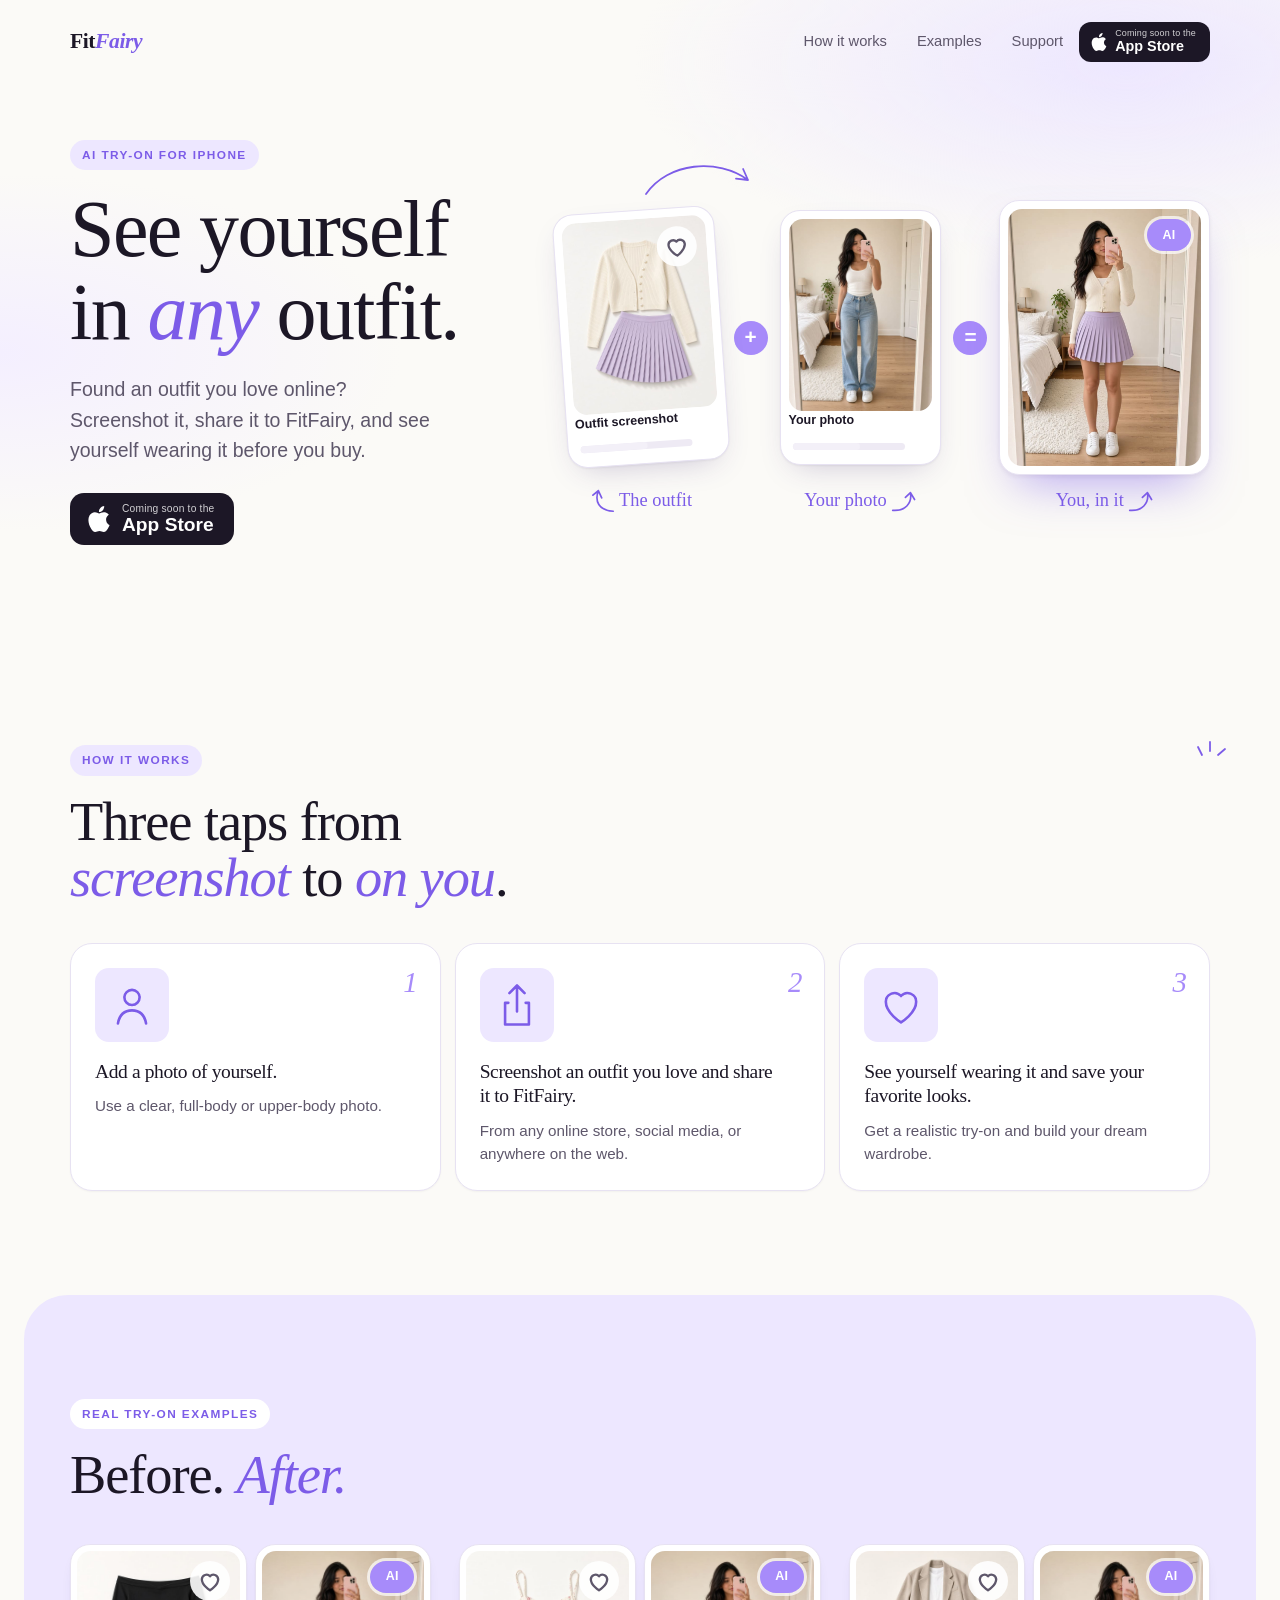
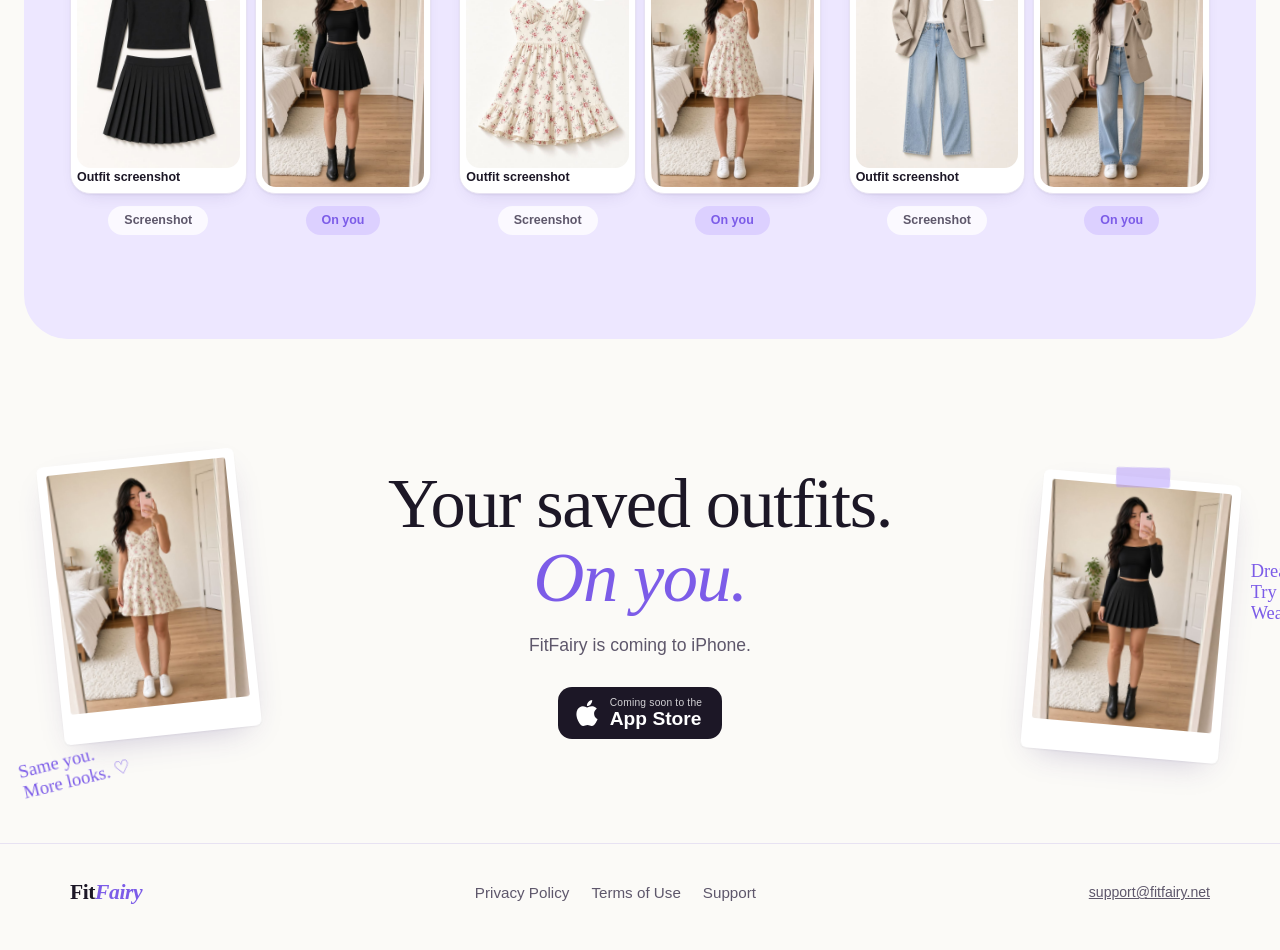
<file: index.html>
<!doctype html>
<html lang="en">
<head>
<meta charset="utf-8">
<meta name="viewport" content="width=device-width, initial-scale=1, viewport-fit=cover">
<title>FitFairy — See yourself in any outfit</title>
<meta name="description" content="Found an outfit you love online? Screenshot it, share it to FitFairy, and see yourself wearing it before you buy. AI virtual try-on for iPhone.">
<meta name="theme-color" content="#FBFAF7">
<link rel="canonical" href="https://fitfairy.net/">
<link rel="icon" href="/favicon.ico" sizes="48x48">
<link rel="icon" href="/assets/icon-192.png" type="image/png" sizes="192x192">
<link rel="apple-touch-icon" href="/apple-touch-icon.png">

<meta property="og:type" content="website">
<meta property="og:site_name" content="FitFairy">
<meta property="og:url" content="https://fitfairy.net/">
<meta property="og:title" content="FitFairy — See yourself in any outfit">
<meta property="og:description" content="Screenshot an outfit, share it to FitFairy, and see yourself wearing it before you buy.">
<meta property="og:image" content="https://fitfairy.net/assets/og-image.jpg">
<meta property="og:image:width" content="1200">
<meta property="og:image:height" content="630">
<meta property="og:image:alt" content="FitFairy: an outfit screenshot, your photo, and you wearing the outfit.">
<meta name="twitter:card" content="summary_large_image">
<meta name="twitter:title" content="FitFairy — See yourself in any outfit">
<meta name="twitter:description" content="Screenshot an outfit, share it to FitFairy, and see yourself wearing it before you buy.">
<meta name="twitter:image" content="https://fitfairy.net/assets/og-image.jpg">

<link rel="stylesheet" href="style.css?v=4">
</head>
<body class="home">

<svg width="0" height="0" style="position:absolute" aria-hidden="true">
  <symbol id="apple" viewBox="0 0 24 24"><path fill="currentColor" d="M12.152 6.896c-.948 0-2.415-1.078-3.96-1.04-2.04.027-3.91 1.183-4.961 3.014-2.117 3.675-.546 9.103 1.519 12.09 1.013 1.454 2.208 3.09 3.792 3.039 1.52-.065 2.09-.987 3.935-.987 1.831 0 2.35.987 3.96.948 1.637-.026 2.676-1.48 3.676-2.948 1.156-1.688 1.636-3.325 1.662-3.415-.039-.013-3.182-1.221-3.22-4.857-.026-3.04 2.48-4.494 2.597-4.559-1.429-2.09-3.623-2.324-4.39-2.376-2-.156-3.675 1.09-4.61 1.09zM15.53 3.83c.843-1.012 1.4-2.427 1.245-3.83-1.207.052-2.662.805-3.532 1.818-.78.896-1.454 2.338-1.273 3.714 1.338.104 2.715-.688 3.559-1.701"/></symbol>
  <symbol id="heart" viewBox="0 0 24 24"><path fill="none" stroke="currentColor" stroke-width="2" stroke-linejoin="round" d="M12 20s-7-4.4-7-9.6A4 4 0 0 1 12 8a4 4 0 0 1 7 2.4C19 15.6 12 20 12 20z"/></symbol>
</svg>

<!--
  APP STORE BADGES: three copies (nav, hero, final CTA), all "coming soon" (not links).
  When the app is live, turn each <span class="store-badge …">…</span> into a link, e.g.
    <a class="store-badge" href="https://apps.apple.com/app/idYOUR_APP_ID"> …same inner markup, with
    "Coming soon to the" changed to "Download on the"… </a>
  or swap in Apple's official badge artwork (developer.apple.com/app-store/marketing/guidelines/).
-->

<!-- 1. HERO -->
<header class="hero-wrap">
  <nav class="topbar shell" aria-label="Main">
    <a class="wordmark" href="/" aria-label="FitFairy home">Fit<span>Fairy</span></a>
    <div class="topbar__links">
      <a href="#how">How it works</a>
      <a href="#examples">Examples</a>
      <a href="mailto:support@fitfairy.net">Support</a>
    </div>
    <span class="store-badge store-badge--sm" role="note">
      <svg aria-hidden="true"><use href="#apple"/></svg>
      <span><small>Coming soon to the</small>App Store</span>
    </span>
  </nav>

  <div class="shell hero-grid">
    <div class="hero-copy">
      <p class="eyebrow">AI try-on for iPhone</p>
      <h1>See yourself in <em>any</em> outfit.</h1>
      <p class="lede">Found an outfit you love online? Screenshot it, share it to FitFairy, and see yourself wearing it before you buy.</p>
      <span class="store-badge" role="note">
        <svg aria-hidden="true"><use href="#apple"/></svg>
        <span><small>Coming soon to the</small>App Store</span>
      </span>
    </div>

    <figure class="flow" aria-label="An outfit screenshot plus your photo becomes a photo of you wearing the outfit">
      <svg class="doodle doodle--loop" viewBox="0 0 120 50" aria-hidden="true"><path d="M8 40C30 8 80 4 110 26M105.1 15 110 26l-12-1.3"/></svg>
      <div class="card card--tilt-l">
        <div class="card__media">
          <img src="assets/hero-outfit.jpg" width="768" height="1024" alt="Outfit screenshot: cream cardigan and lavender pleated skirt">
          <svg class="card__heart" aria-hidden="true"><use href="#heart"/></svg>
        </div>
        <p class="card__cap">Outfit screenshot</p>
        <i class="card__lines" aria-hidden="true"></i>
      </div>
      <span class="flow__op" aria-hidden="true">+</span>
      <div class="card">
        <div class="card__media">
          <img src="assets/hero-you.jpg" width="768" height="1024" alt="Full-body photo of a woman in a white tank top and jeans">
        </div>
        <p class="card__cap">Your photo</p>
        <i class="card__lines" aria-hidden="true"></i>
      </div>
      <span class="flow__op" aria-hidden="true">=</span>
      <div class="card card--result">
        <div class="card__media">
          <img src="assets/hero-result.jpg" width="768" height="1024" alt="The same woman wearing the cream cardigan and lavender skirt">
          <span class="ai-tag">AI</span>
        </div>
      </div>
      <figcaption class="flow__notes" aria-hidden="true">
        <span class="hand n1"><svg class="doodle" viewBox="0 0 30 30"><path d="M26 26C10 25 6 15 10 4M4.2 8.8 10 4l3.6 7.6"/></svg>The outfit</span>
        <span class="hand n2">Your photo<svg class="doodle" viewBox="0 0 30 30"><path d="M4 25C17 26 25 18 23 6M17.6 11.2 23 6l4.4 7.4"/></svg></span>
        <span class="hand n3">You, in it<svg class="doodle" viewBox="0 0 30 30"><path d="M4 25C17 26 25 18 23 6M17.6 11.2 23 6l4.4 7.4"/></svg></span>
      </figcaption>
    </figure>
  </div>
</header>

<main>
  <!-- 2. HOW IT WORKS -->
  <section class="section" id="how" aria-labelledby="how-title">
    <div class="shell">
      <p class="eyebrow">How it works</p>
      <h2 id="how-title">Three taps from <em>screenshot</em> to <em>on you</em>.</h2>
      <svg class="doodle doodle--spark" viewBox="0 0 30 30" aria-hidden="true"><path d="M6 14 2 6m12 4V1m8 13 7-6"/></svg>
      <ol class="steps">
        <li class="step">
          <span class="step__num">1</span>
          <svg class="step__icon" viewBox="0 0 48 48" aria-hidden="true"><circle cx="24" cy="17" r="7"/><path d="M11 41c1.5-8 6.5-12 13-12s11.5 4 13 12"/></svg>
          <h3>Add a photo of yourself.</h3>
          <p>Use a clear, full-body or upper-body photo.</p>
        </li>
        <li class="step">
          <span class="step__num">2</span>
          <svg class="step__icon" viewBox="0 0 48 48" aria-hidden="true"><path d="M16 22h-3v20h22V22h-3M24 30V6m-7 7 7-7 7 7"/></svg>
          <h3>Screenshot an outfit you love and share it to FitFairy.</h3>
          <p>From any online store, social media, or anywhere on the web.</p>
        </li>
        <li class="step">
          <span class="step__num">3</span>
          <svg class="step__icon" viewBox="0 0 48 48" aria-hidden="true"><path d="M24 40s-14-8.5-14-19a8 8 0 0 1 14-5.3A8 8 0 0 1 38 21c0 10.5-14 19-14 19z"/></svg>
          <h3>See yourself wearing it and save your favorite looks.</h3>
          <p>Get a realistic try-on and build your dream wardrobe.</p>
        </li>
      </ol>
    </div>
  </section>

  <!-- 3. REAL TRY-ON EXAMPLES -->
  <section class="section section--tint" id="examples" aria-labelledby="examples-title">
    <div class="shell">
      <div class="examples__head">
        <div>
          <p class="eyebrow">Real try-on examples</p>
          <h2 id="examples-title">Before. <em>After.</em></h2>
        </div>
        <div class="carousel-nav">
          <button type="button" data-dir="-1" aria-label="Previous example">&#8249;</button>
          <button type="button" data-dir="1" aria-label="Next example">&#8250;</button>
        </div>
      </div>
      <div class="examples" id="examples-track">
        <figure class="example">
          <div class="example__pair">
            <div class="card card--flat">
              <div class="card__media">
                <img src="assets/example-1-outfit.jpg" width="768" height="1024" loading="lazy" alt="Black off-shoulder top and black pleated skirt">
                <svg class="card__heart" aria-hidden="true"><use href="#heart"/></svg>
              </div>
              <p class="card__cap">Outfit screenshot</p>
            </div>
            <div class="card card--flat card--photo">
              <div class="card__media">
                <img src="assets/example-1-result.jpg" width="768" height="1024" loading="lazy" alt="Woman wearing the black top and pleated skirt">
                <span class="ai-tag">AI</span>
              </div>
            </div>
          </div>
          <figcaption><span>Screenshot</span><span class="on">On you</span></figcaption>
        </figure>
        <figure class="example">
          <div class="example__pair">
            <div class="card card--flat">
              <div class="card__media">
                <img src="assets/example-2-outfit.jpg" width="768" height="1024" loading="lazy" alt="Cream floral mini sundress">
                <svg class="card__heart" aria-hidden="true"><use href="#heart"/></svg>
              </div>
              <p class="card__cap">Outfit screenshot</p>
            </div>
            <div class="card card--flat card--photo">
              <div class="card__media">
                <img src="assets/example-2-result.jpg" width="768" height="1024" loading="lazy" alt="Woman wearing the floral sundress">
                <span class="ai-tag">AI</span>
              </div>
            </div>
          </div>
          <figcaption><span>Screenshot</span><span class="on">On you</span></figcaption>
        </figure>
        <figure class="example">
          <div class="example__pair">
            <div class="card card--flat">
              <div class="card__media">
                <img src="assets/example-3-outfit.jpg" width="768" height="1024" loading="lazy" alt="Beige blazer, white tee and light jeans">
                <svg class="card__heart" aria-hidden="true"><use href="#heart"/></svg>
              </div>
              <p class="card__cap">Outfit screenshot</p>
            </div>
            <div class="card card--flat card--photo">
              <div class="card__media">
                <img src="assets/example-3-result.jpg" width="768" height="1024" loading="lazy" alt="Woman wearing the beige blazer and jeans">
                <span class="ai-tag">AI</span>
              </div>
            </div>
          </div>
          <figcaption><span>Screenshot</span><span class="on">On you</span></figcaption>
        </figure>
      </div>
    </div>
  </section>

  <!-- 4. FINAL CTA -->
  <section class="section cta" aria-labelledby="cta-title">
    <div class="shell cta__inner">
      <div class="polaroid polaroid--l" aria-hidden="true">
        <img src="assets/example-2-result.jpg" width="768" height="1024" loading="lazy" alt="">
        <span class="hand">Same you.<br>More looks. ♡</span>
      </div>
      <div class="polaroid polaroid--r" aria-hidden="true">
        <img src="assets/example-1-result.jpg" width="768" height="1024" loading="lazy" alt="">
        <span class="hand">Dream it.<br>Try it.<br>Wear it. ♡</span>
      </div>
      <h2 id="cta-title">Your saved outfits. <em>On you.</em></h2>
      <p class="lede">FitFairy is coming to iPhone.</p>
      <span class="store-badge" role="note">
        <svg aria-hidden="true"><use href="#apple"/></svg>
        <span><small>Coming soon to the</small>App Store</span>
      </span>
    </div>
  </section>
</main>

<footer class="site-foot">
  <div class="shell">
    <a class="wordmark" href="/">Fit<span>Fairy</span></a>
    <nav aria-label="Legal and support">
      <a href="/privacy">Privacy Policy</a>
      <a href="/terms">Terms of Use</a>
      <a href="mailto:support@fitfairy.net">Support</a>
    </nav>
    <p class="site-foot__mail"><a href="mailto:support@fitfairy.net">support@fitfairy.net</a></p>
  </div>
</footer>

<script>
  (function () {
    var track = document.getElementById('examples-track');
    var nav = document.querySelector('.carousel-nav');
    function sync() { nav.hidden = track.scrollWidth <= track.clientWidth + 4; }
    nav.addEventListener('click', function (e) {
      var b = e.target.closest('button');
      if (b) track.scrollBy({ left: b.dataset.dir * track.clientWidth * 0.85, behavior: 'smooth' });
    });
    addEventListener('resize', sync);
    sync();
  })();
</script>
</body>
</html>
</file>
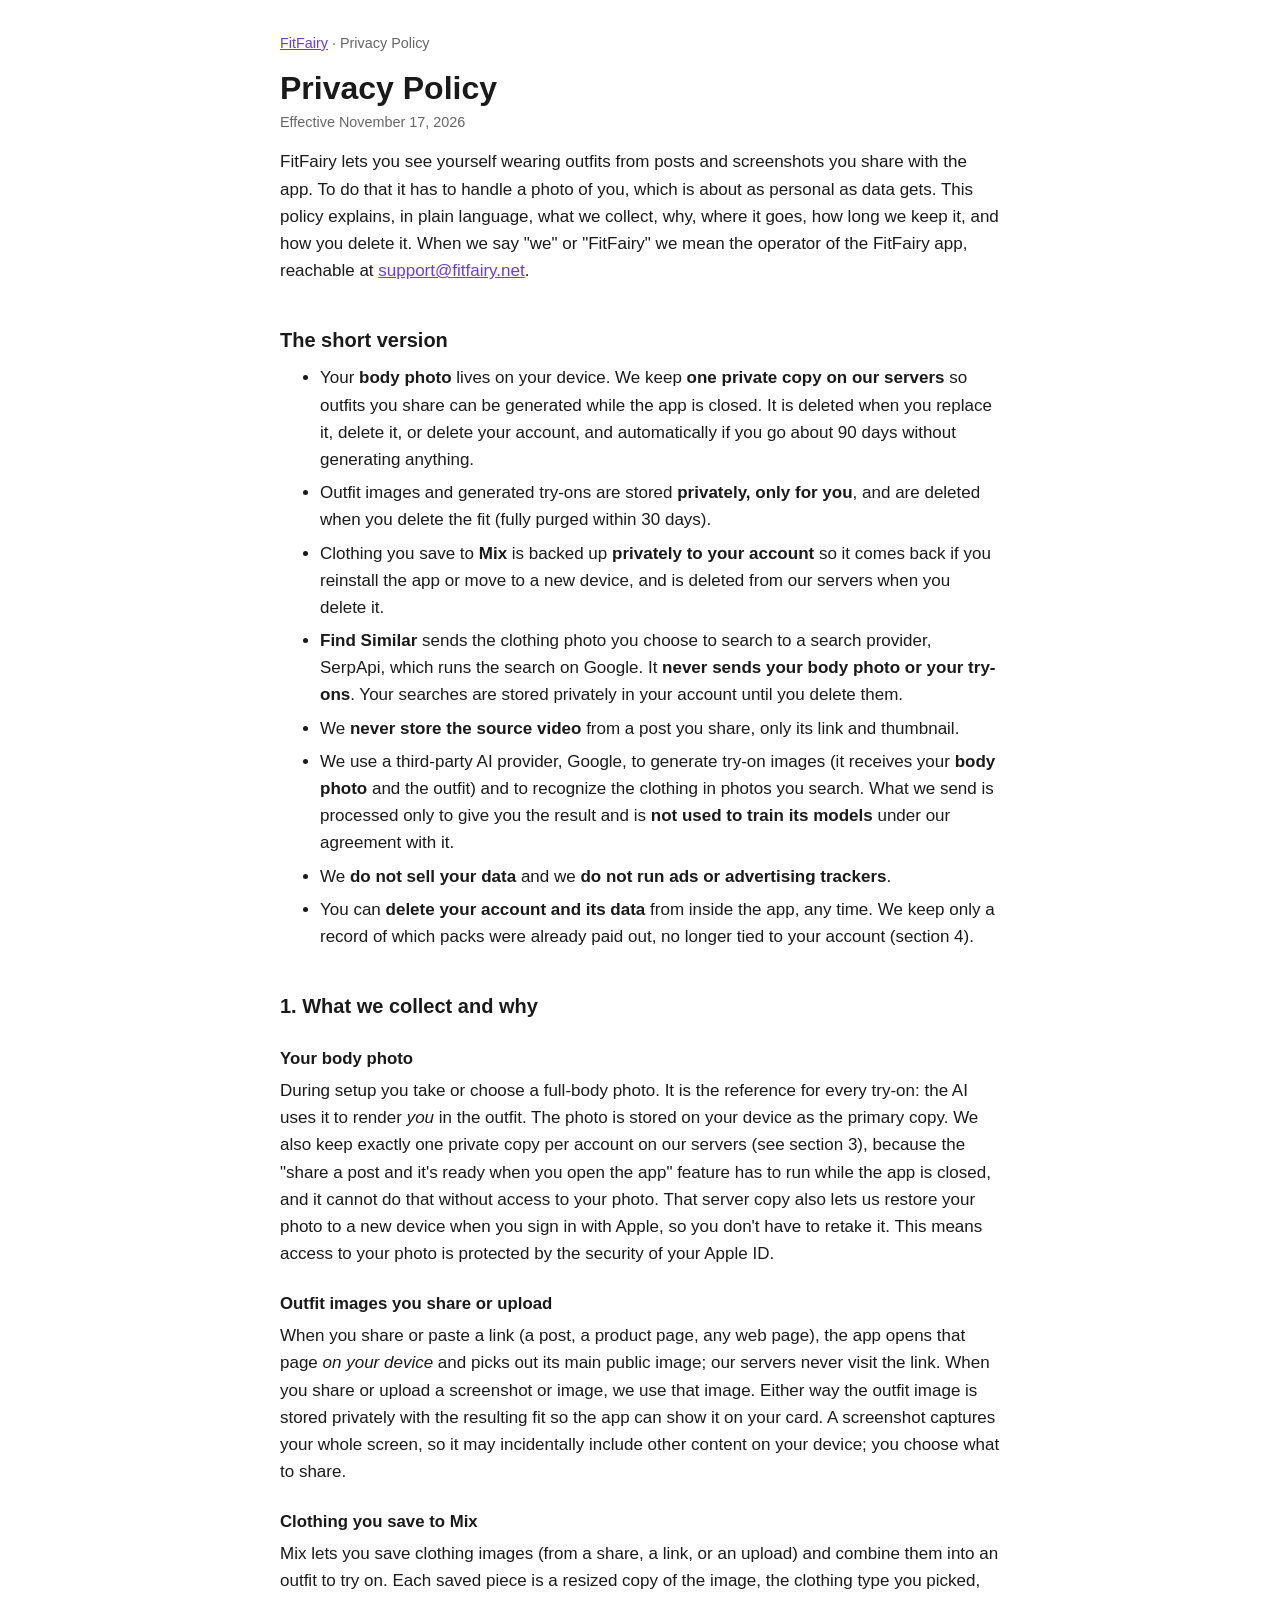
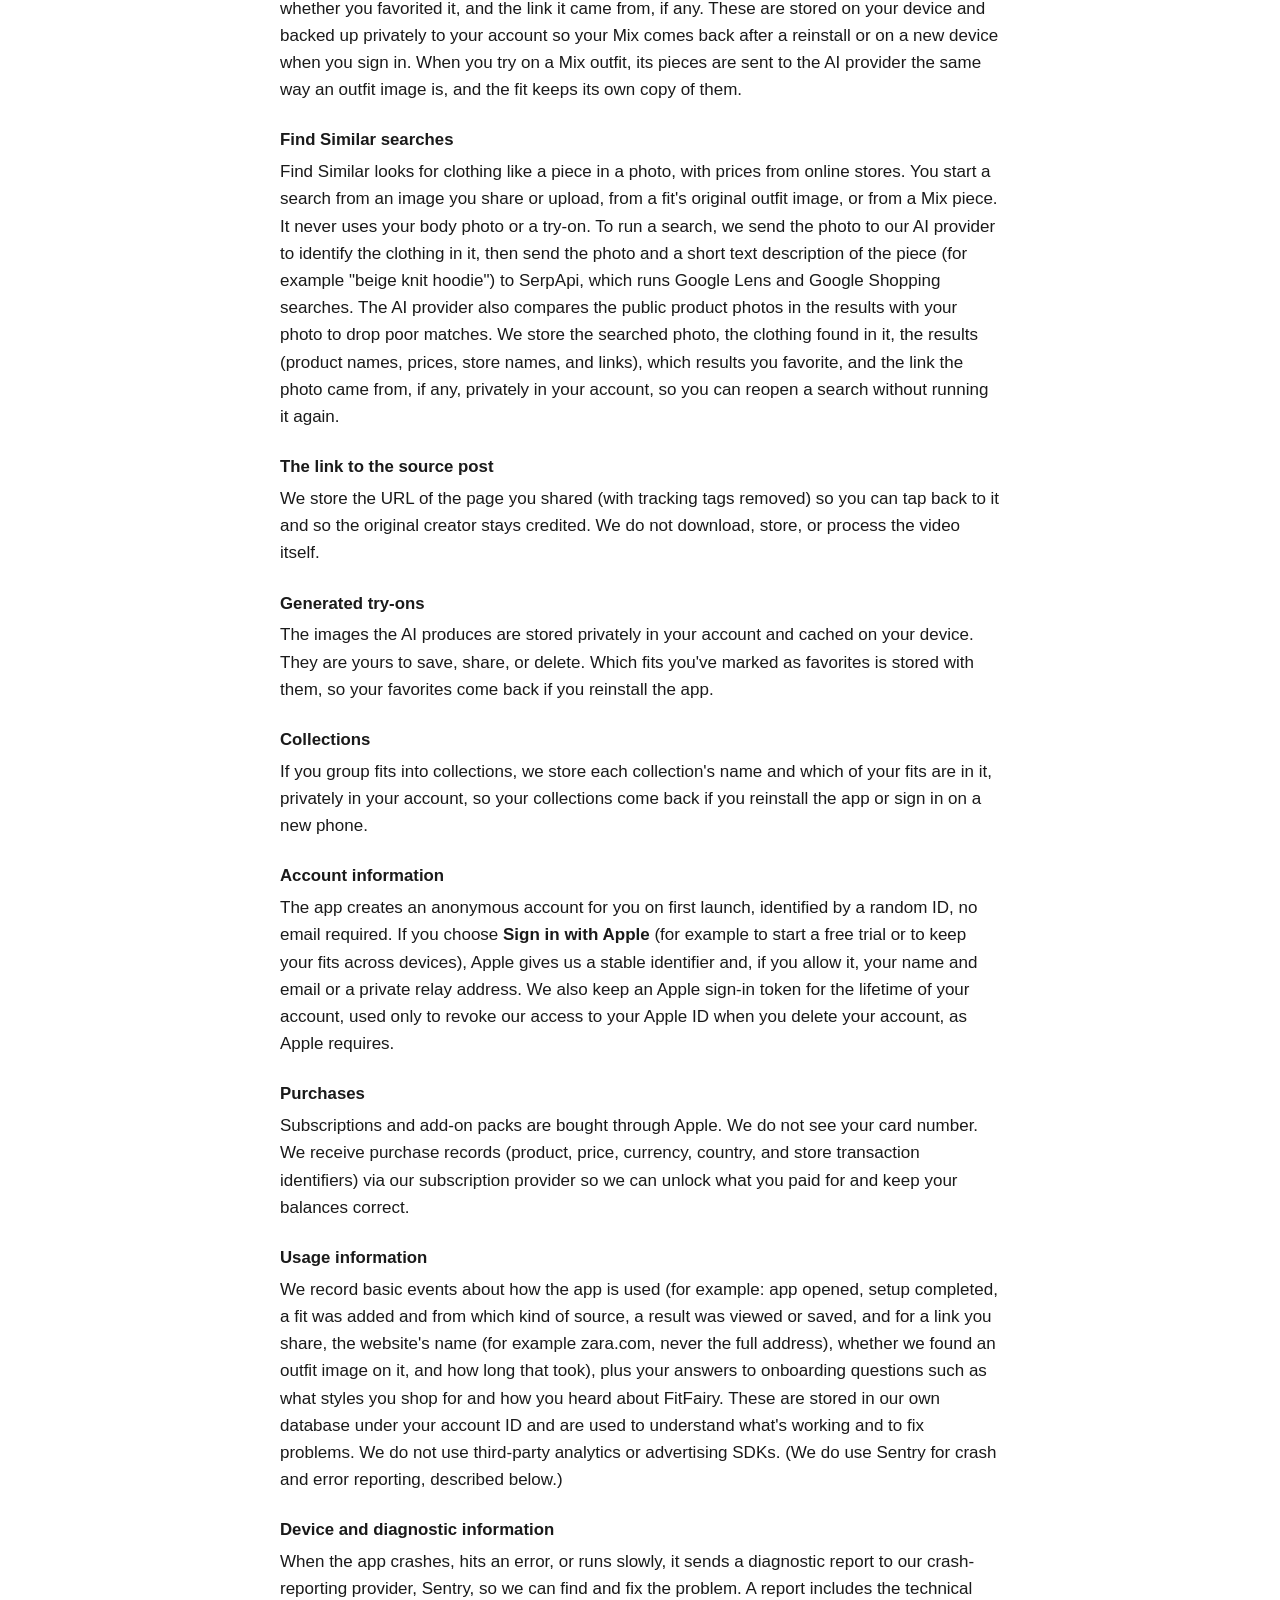
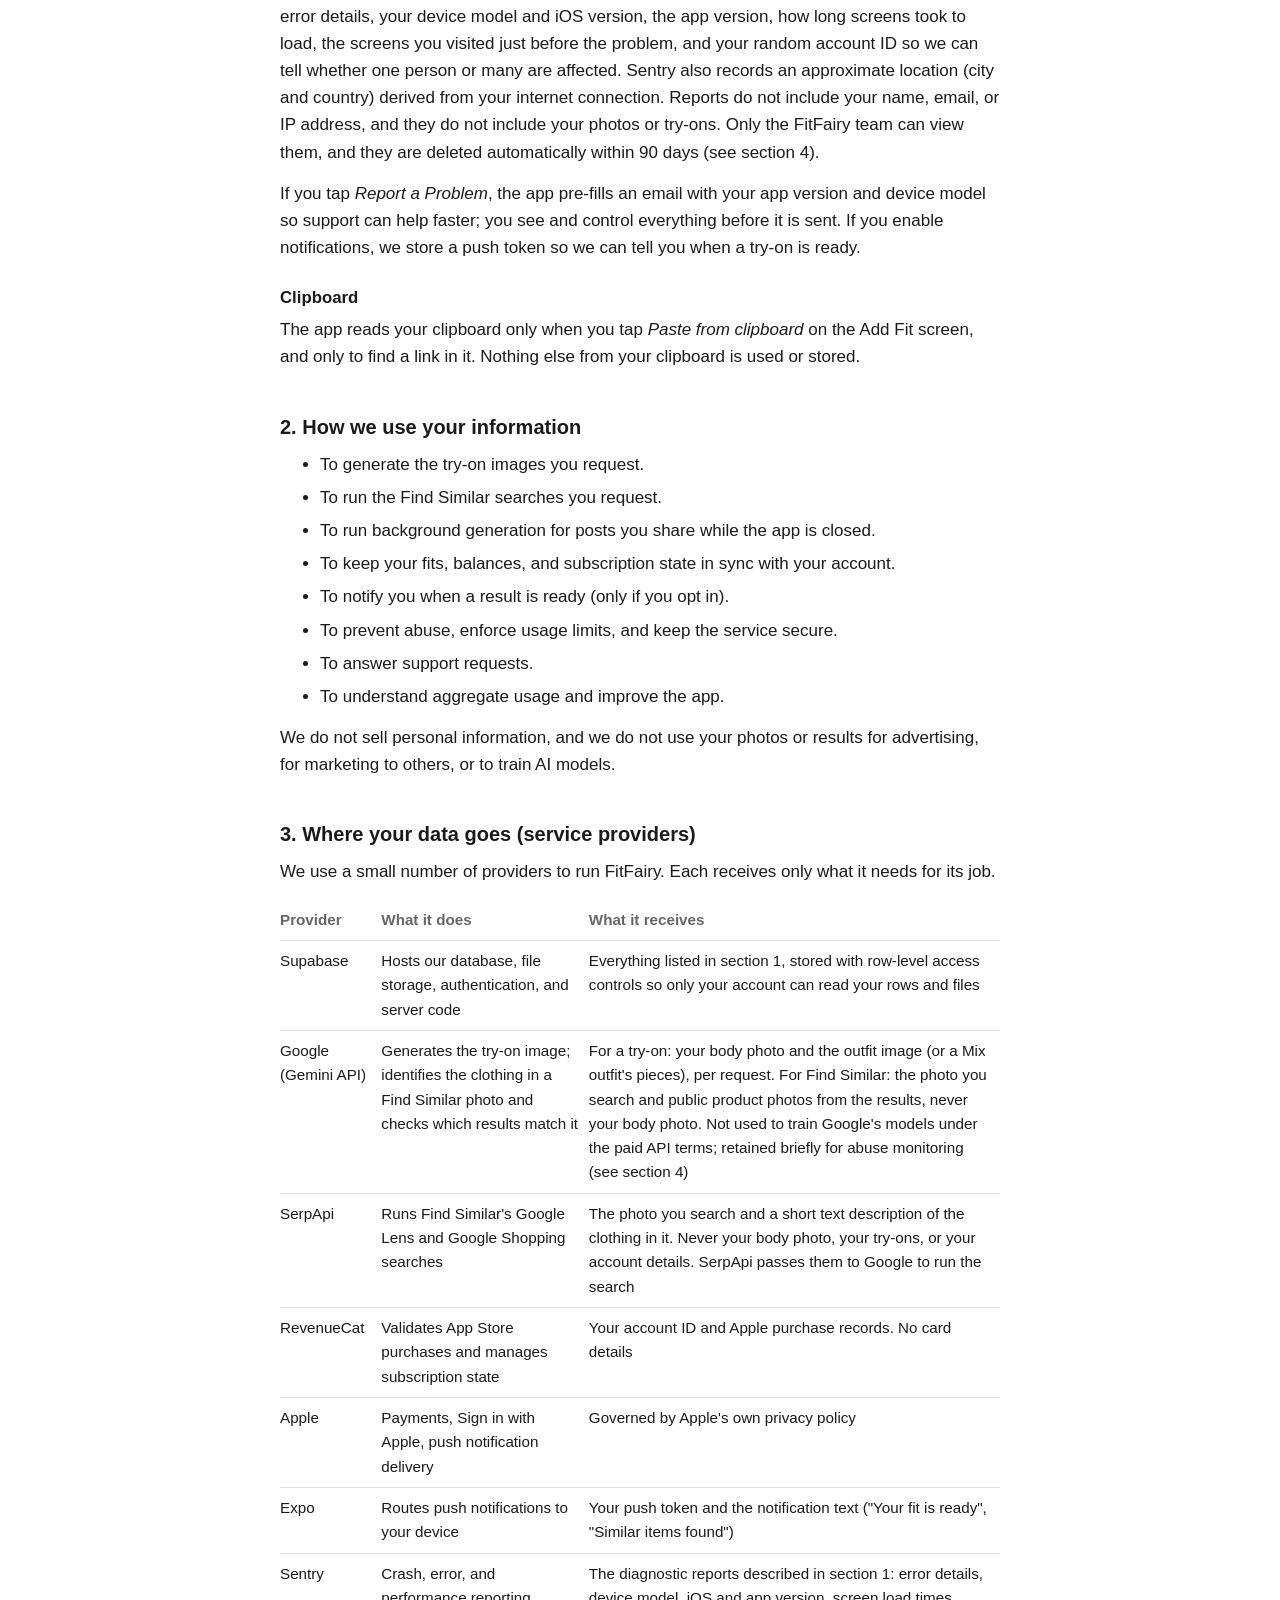
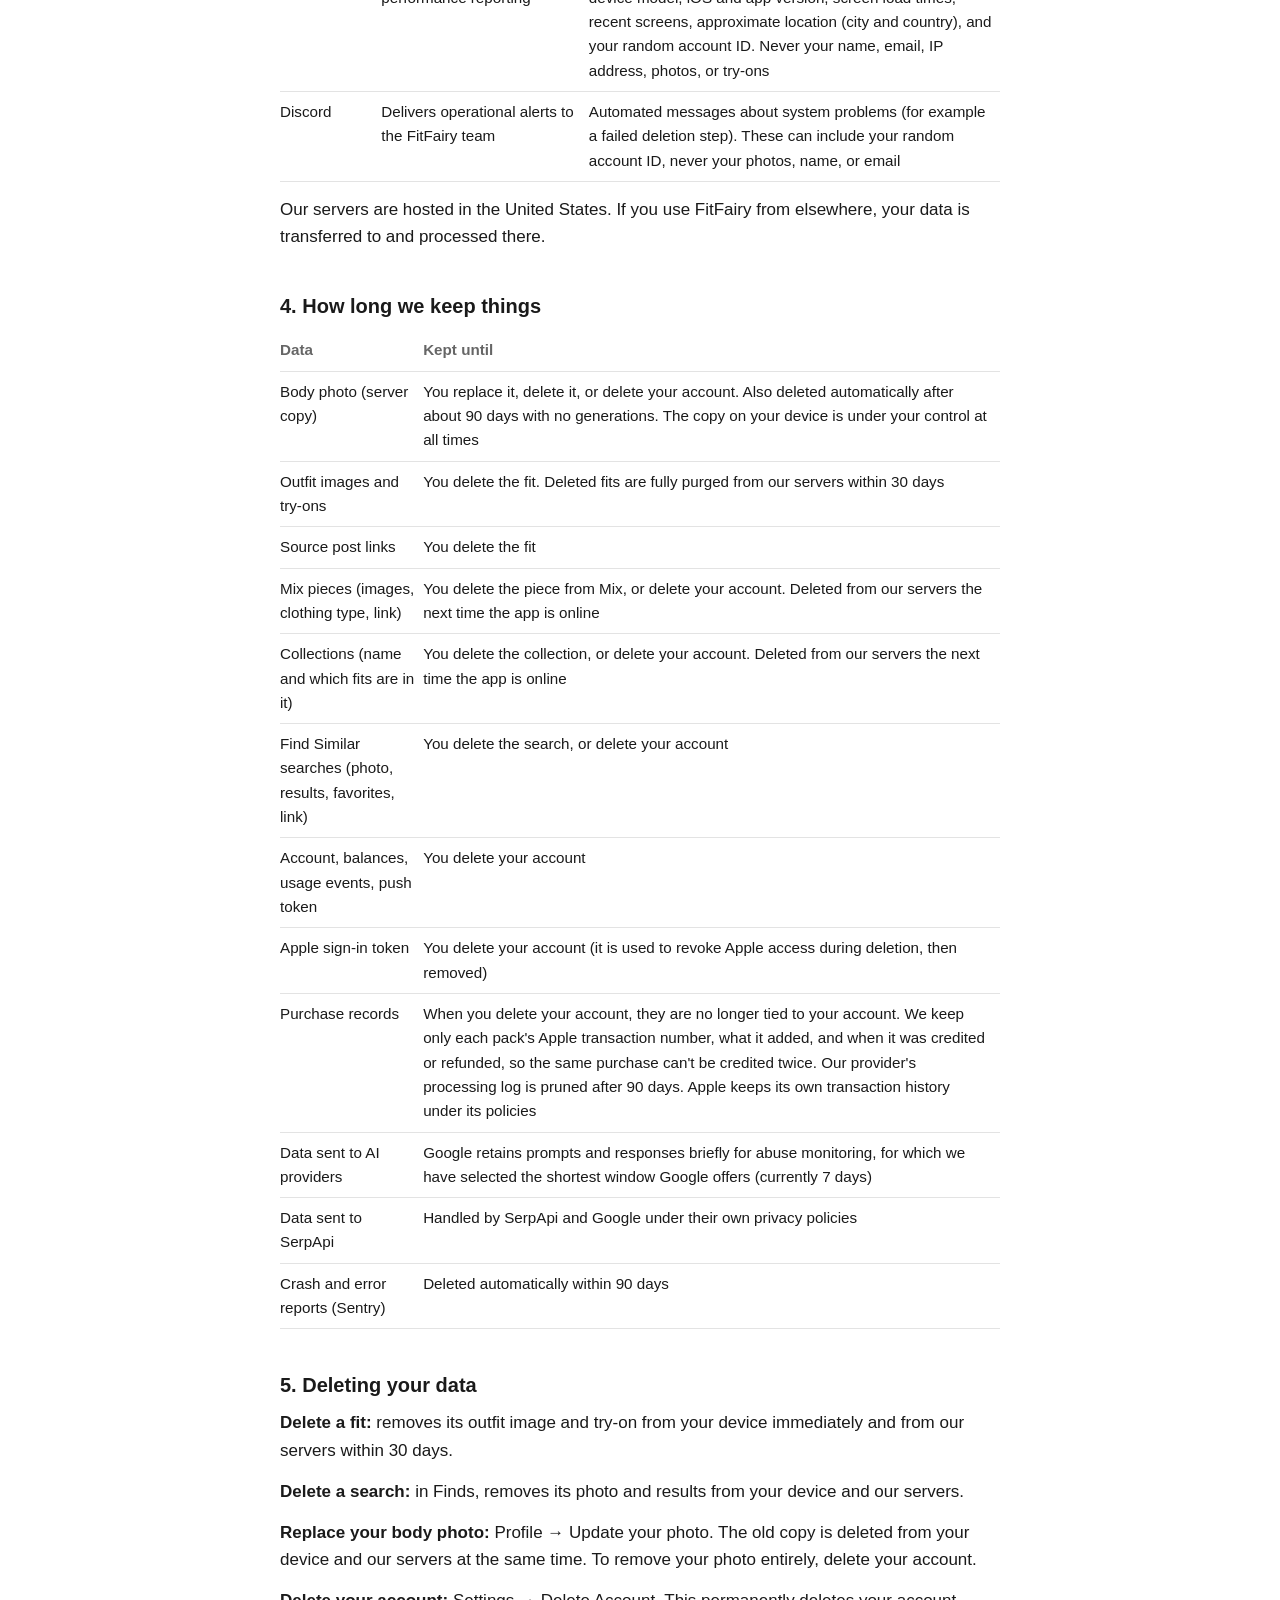
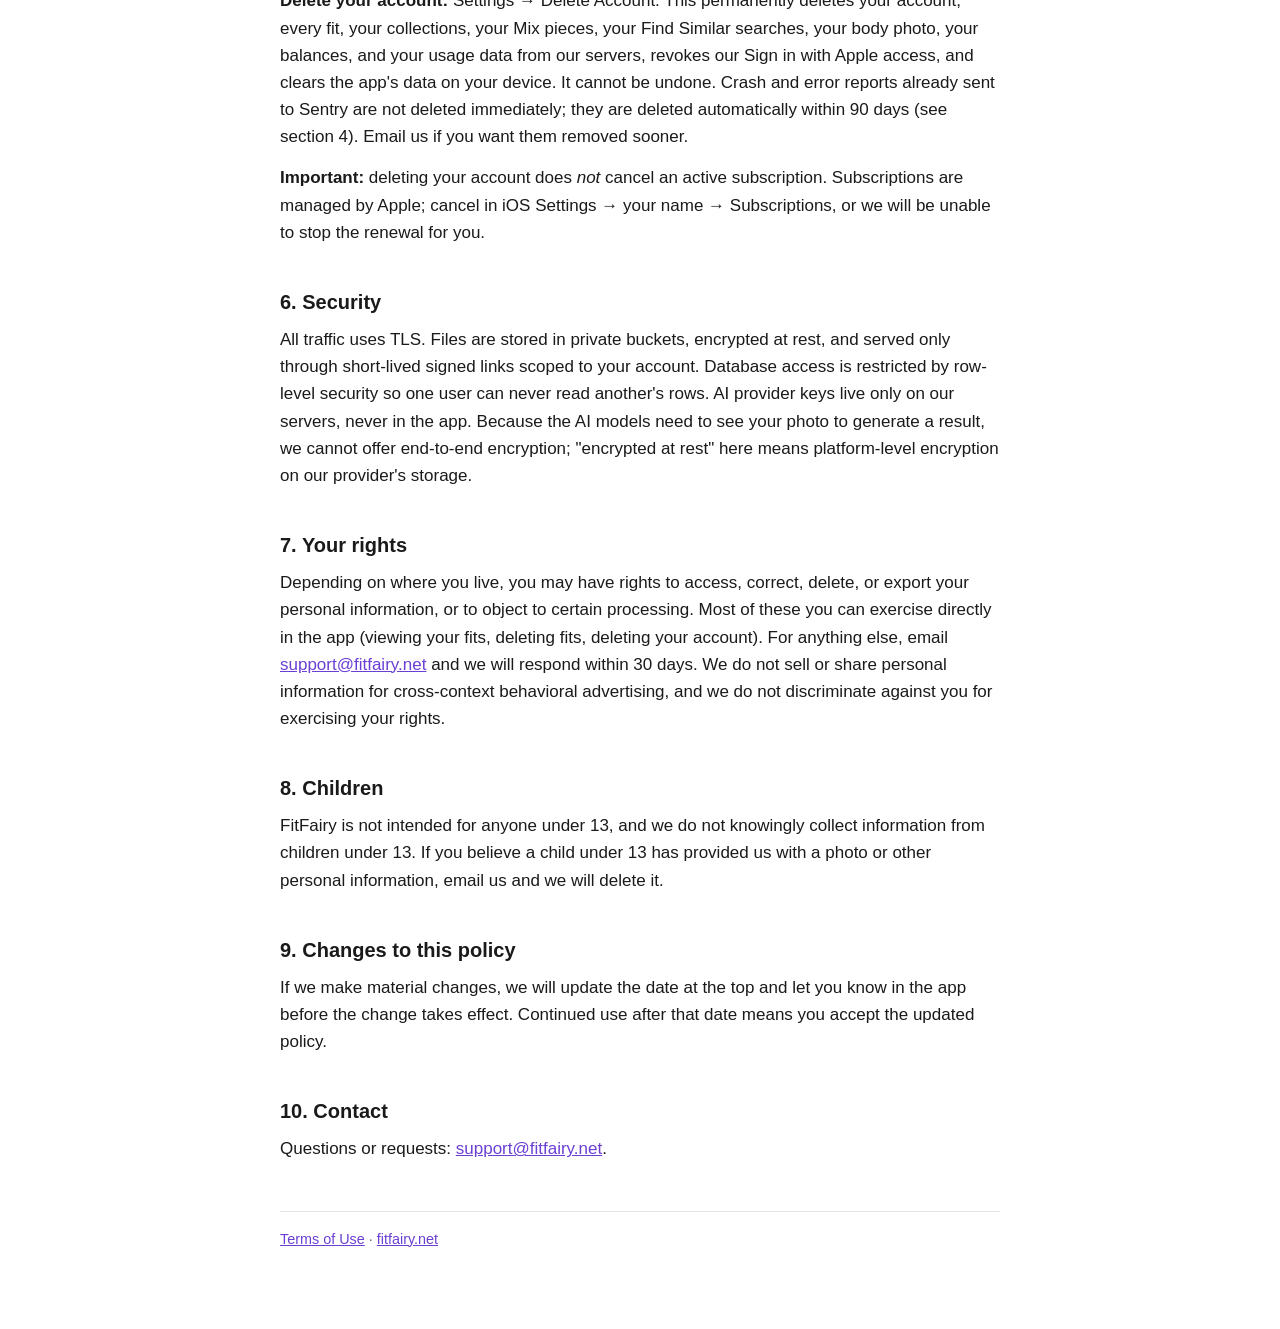
<file: privacy.html>
<!doctype html>
<html lang="en">
<head>
<meta charset="utf-8">
<meta name="viewport" content="width=device-width, initial-scale=1">
<title>Privacy Policy — FitFairy</title>
<meta name="description" content="How FitFairy collects, uses, stores, and deletes your data.">
<link rel="stylesheet" href="style.css">
</head>
<body>
<main>
<p class="crumb"><a href="/">FitFairy</a> · Privacy Policy</p>
<h1>Privacy Policy</h1>
<p class="meta">Effective November 17, 2026</p>

<p>FitFairy lets you see yourself wearing outfits from posts and screenshots you share with the app.
To do that it has to handle a photo of you, which is about as personal as data gets. This policy
explains, in plain language, what we collect, why, where it goes, how long we keep it, and how you
delete it. When we say "we" or "FitFairy" we mean the operator of the FitFairy app, reachable at
<a href="mailto:support@fitfairy.net">support@fitfairy.net</a>.</p>

<h2>The short version</h2>
<ul>
  <li>Your <strong>body photo</strong> lives on your device. We keep <strong>one private copy on our
    servers</strong> so outfits you share can be generated while the app is closed. It is deleted
    when you replace it, delete it, or delete your account, and automatically if you go about 90 days
    without generating anything.</li>
  <li>Outfit images and generated try-ons are stored <strong>privately, only for
    you</strong>, and are deleted when you delete the fit (fully purged within 30 days).</li>
  <li>Clothing you save to <strong>Mix</strong> is backed up <strong>privately to your account</strong>
    so it comes back if you reinstall the app or move to a new device, and is deleted from our
    servers when you delete it.</li>
  <li><strong>Find Similar</strong> sends the clothing photo you choose to search to a search
    provider, SerpApi, which runs the search on Google. It <strong>never sends your body photo or
    your try-ons</strong>. Your searches are stored privately in your account until you delete them.</li>
  <li>We <strong>never store the source video</strong> from a post you share, only its link and
    thumbnail.</li>
  <li>We use a third-party AI provider, Google, to generate try-on images (it receives your
    <strong>body photo</strong> and the outfit) and to recognize the clothing in photos you search.
    What we send is processed only to give you the result and is <strong>not used to train its
    models</strong> under our agreement with it.</li>
  <li>We <strong>do not sell your data</strong> and we <strong>do not run ads or advertising
    trackers</strong>.</li>
  <li>You can <strong>delete your account and its data</strong> from inside the app, any time. We
    keep only a record of which packs were already paid out, no longer tied to your account
    (section 4).</li>
</ul>

<h2>1. What we collect and why</h2>

<h3>Your body photo</h3>
<p>During setup you take or choose a full-body photo. It is the reference for every try-on: the AI
uses it to render <em>you</em> in the outfit. The photo is stored on your device as the primary
copy. We also keep exactly one private copy per account on our servers (see section 3), because
the "share a post and it's ready when you open the app" feature has to run while the app is
closed, and it cannot do that without access to your photo. That server copy also lets us restore
your photo to a new device when you sign in with Apple, so you don't have to retake it. This means
access to your photo is protected by the security of your Apple ID.</p>

<h3>Outfit images you share or upload</h3>
<p>When you share or paste a link (a post, a product page, any web page), the app opens that page
<em>on your device</em> and picks out its main public image; our servers never visit the link.
When you share or upload a screenshot or image, we use that image. Either way the outfit image is
stored privately with the
resulting fit so the app can show it on your card. A screenshot captures your whole screen, so it
may incidentally include other content on your device; you choose what to share.</p>

<h3>Clothing you save to Mix</h3>
<p>Mix lets you save clothing images (from a share, a link, or an upload) and combine them into an
outfit to try on. Each saved piece is a resized copy of the image, the clothing type you picked,
whether you favorited it, and the link it came from, if any. These are stored on your device and
backed up privately to your account so your Mix comes back after a reinstall or on a new device
when you sign in. When you try on a Mix outfit, its pieces are sent to the AI provider the same way
an outfit image is, and the fit keeps its own copy of them.</p>

<h3>Find Similar searches</h3>
<p>Find Similar looks for clothing like a piece in a photo, with prices from online stores. You
start a search from an image you share or upload, from a fit's original outfit image, or from a
Mix piece. It never uses your body photo or a try-on. To run a search, we send the photo to our AI
provider to identify the clothing in it, then send the photo and a short text description of the
piece (for example "beige knit hoodie") to SerpApi, which runs Google Lens and Google Shopping
searches. The AI provider also compares the public product photos in the results with your photo
to drop poor matches. We store the searched photo, the clothing found in it, the results (product
names, prices, store names, and links), which results you favorite, and the link the photo came
from, if any, privately in your account, so you can reopen a search without running it again.</p>

<h3>The link to the source post</h3>
<p>We store the URL of the page you shared (with tracking tags removed) so you can tap back to it
and so the original creator stays credited. We do not download, store, or process the video
itself.</p>

<h3>Generated try-ons</h3>
<p>The images the AI produces are stored privately in your account and cached on
your device. They are yours to save, share, or delete. Which fits you've marked as favorites is
stored with them, so your favorites come back if you reinstall the app.</p>

<h3>Collections</h3>
<p>If you group fits into collections, we store each collection's name and which of your fits are
in it, privately in your account, so your collections come back if you reinstall the app or sign in
on a new phone.</p>

<h3>Account information</h3>
<p>The app creates an anonymous account for you on first launch, identified by a random ID, no
email required. If you choose <strong>Sign in with Apple</strong> (for example to start a free trial
or to keep your fits across devices), Apple gives us a stable identifier and, if you allow it, your
name and email or a private relay address. We also keep an Apple sign-in token for the lifetime of
your account, used only to revoke our access to your Apple ID when you delete your account, as Apple
requires.</p>

<h3>Purchases</h3>
<p>Subscriptions and add-on packs are bought through Apple. We do not see your card number. We
receive purchase records (product, price, currency, country, and store transaction identifiers) via
our subscription provider so we can unlock what you paid for and keep your balances correct.</p>

<h3>Usage information</h3>
<p>We record basic events about how the app is used (for example: app opened, setup completed, a fit
was added and from which kind of source, a result was viewed or saved, and
for a link you share, the website's name (for example zara.com, never the full address), whether
we found an outfit image on it, and how long that took),
plus your answers to onboarding questions such as what styles you shop for and how you heard about
FitFairy.
These are stored in our own database under your account ID and are used to understand what's
working and to fix problems. We do not use third-party analytics or advertising SDKs. (We do use
Sentry for crash and error reporting, described below.)</p>

<h3>Device and diagnostic information</h3>
<p>When the app crashes, hits an error, or runs slowly, it sends a diagnostic report to our
crash-reporting provider, Sentry, so we can find and fix the problem. A report includes the technical
error details, your device model and iOS version, the app version, how long screens took to load,
the screens you visited just before the problem, and your random account ID so we can tell
whether one person or many are affected. Sentry also records an approximate location (city and
country) derived from your internet connection. Reports do not include your name, email, or IP
address, and they do not include your photos or try-ons. Only the FitFairy team can view them, and
they are deleted automatically within 90 days (see section 4).</p>
<p>If you tap <em>Report a Problem</em>, the app pre-fills an email with your app version and device
model so support can help faster; you see and control everything before it is sent. If you enable
notifications, we store a push token so we can tell you when a try-on is ready.</p>

<h3>Clipboard</h3>
<p>The app reads your clipboard only when you tap <em>Paste from clipboard</em> on the Add Fit
screen, and only to find a link in it. Nothing else from your clipboard is used or stored.</p>

<h2>2. How we use your information</h2>
<ul>
  <li>To generate the try-on images you request.</li>
  <li>To run the Find Similar searches you request.</li>
  <li>To run background generation for posts you share while the app is closed.</li>
  <li>To keep your fits, balances, and subscription state in sync with your account.</li>
  <li>To notify you when a result is ready (only if you opt in).</li>
  <li>To prevent abuse, enforce usage limits, and keep the service secure.</li>
  <li>To answer support requests.</li>
  <li>To understand aggregate usage and improve the app.</li>
</ul>
<p>We do not sell personal information, and we do not use your photos or results for advertising,
for marketing to others, or to train AI models.</p>

<h2>3. Where your data goes (service providers)</h2>
<p>We use a small number of providers to run FitFairy. Each receives only what it needs for its
job.</p>
<table>
  <thead><tr><th>Provider</th><th>What it does</th><th>What it receives</th></tr></thead>
  <tbody>
    <tr><td>Supabase</td><td>Hosts our database, file storage, authentication, and server code</td>
        <td>Everything listed in section 1, stored with row-level access controls so only your
        account can read your rows and files</td></tr>
    <tr><td>Google (Gemini API)</td><td>Generates the try-on image; identifies the clothing in a
        Find Similar photo and checks which results match it</td>
        <td>For a try-on: your body photo and the outfit image (or a Mix outfit's pieces), per
        request. For Find Similar: the photo you search and public product photos from the results,
        never your body photo. Not used to train Google's models under the paid API terms; retained
        briefly for abuse monitoring (see section 4)</td></tr>
    <tr><td>SerpApi</td><td>Runs Find Similar's Google Lens and Google Shopping searches</td>
        <td>The photo you search and a short text description of the clothing in it. Never your body
        photo, your try-ons, or your account details. SerpApi passes them to Google to run the
        search</td></tr>
    <tr><td>RevenueCat</td><td>Validates App Store purchases and manages subscription state</td>
        <td>Your account ID and Apple purchase records. No card details</td></tr>
    <tr><td>Apple</td><td>Payments, Sign in with Apple, push notification delivery</td>
        <td>Governed by Apple's own privacy policy</td></tr>
    <tr><td>Expo</td><td>Routes push notifications to your device</td>
        <td>Your push token and the notification text ("Your fit is ready", "Similar items
        found")</td></tr>
    <tr><td>Sentry</td><td>Crash, error, and performance reporting</td>
        <td>The diagnostic reports described in section 1: error details, device model, iOS and app
        version, screen load times, recent screens, approximate location (city and country),
        and your random account ID. Never your name, email, IP address, photos, or try-ons</td></tr>
    <tr><td>Discord</td><td>Delivers operational alerts to the FitFairy team</td>
        <td>Automated messages about system problems (for example a failed deletion step). These
        can include your random account ID, never your photos, name, or email</td></tr>
  </tbody>
</table>
<p>Our servers are hosted in the United States. If you use FitFairy from elsewhere, your data is
transferred to and processed there.</p>

<h2>4. How long we keep things</h2>
<table>
  <thead><tr><th>Data</th><th>Kept until</th></tr></thead>
  <tbody>
    <tr><td>Body photo (server copy)</td><td>You replace it, delete it, or delete your account.
        Also deleted automatically after about 90 days with no generations. The copy on your device
        is under your control at all times</td></tr>
    <tr><td>Outfit images and try-ons</td><td>You delete the fit. Deleted fits are
        fully purged from our servers within 30 days</td></tr>
    <tr><td>Source post links</td><td>You delete the fit</td></tr>
    <tr><td>Mix pieces (images, clothing type, link)</td><td>You delete the piece from Mix, or delete
        your account. Deleted from our servers the next time the app is online</td></tr>
    <tr><td>Collections (name and which fits are in it)</td><td>You delete the collection, or delete
        your account. Deleted from our servers the next time the app is online</td></tr>
    <tr><td>Find Similar searches (photo, results, favorites, link)</td><td>You delete the search, or
        delete your account</td></tr>
    <tr><td>Account, balances, usage events, push token</td><td>You delete your account</td></tr>
    <tr><td>Apple sign-in token</td><td>You delete your account (it is used to revoke Apple access
        during deletion, then removed)</td></tr>
    <tr><td>Purchase records</td><td>When you delete your account, they are no longer tied to your
        account. We keep only each pack's Apple transaction number, what it added, and when it was
        credited or refunded, so the same purchase can't be credited twice. Our provider's processing log is pruned after 90 days. Apple keeps
        its own transaction history under its policies</td></tr>
    <tr><td>Data sent to AI providers</td><td>Google retains prompts and responses briefly for
        abuse monitoring, for which we have selected the shortest window Google offers (currently
        7 days)</td></tr>
    <tr><td>Data sent to SerpApi</td><td>Handled by SerpApi and Google under their own privacy
        policies</td></tr>
    <tr><td>Crash and error reports (Sentry)</td><td>Deleted automatically within 90 days</td></tr>
  </tbody>
</table>

<h2>5. Deleting your data</h2>
<p><strong>Delete a fit:</strong> removes its outfit image and try-on from your device
immediately and from our servers within 30 days.</p>
<p><strong>Delete a search:</strong> in Finds, removes its photo and results from your device and
our servers.</p>
<p><strong>Replace your body photo:</strong> Profile → Update your photo. The old copy is deleted from
your device and our servers at the same time. To remove your photo entirely, delete your account.</p>
<p><strong>Delete your account:</strong> Settings → Delete Account. This permanently deletes your
account, every fit, your collections, your Mix pieces, your Find Similar searches, your body photo, your balances, and your usage data from our servers, revokes
our Sign in with Apple access, and clears the app's data on your device. It cannot be undone.
Crash and error reports already sent to Sentry are not deleted immediately; they are
deleted automatically within 90 days (see section 4). Email us if you want them removed sooner.</p>
<p><strong>Important:</strong> deleting your account does <em>not</em> cancel an active subscription.
Subscriptions are managed by Apple; cancel in iOS Settings → your name → Subscriptions, or we will
be unable to stop the renewal for you.</p>

<h2>6. Security</h2>
<p>All traffic uses TLS. Files are stored in private buckets, encrypted at rest, and served only
through short-lived signed links scoped to your account. Database access is restricted by row-level
security so one user can never read another's rows. AI provider keys live only on our servers,
never in the app. Because the AI models need to see your photo to generate a result, we cannot
offer end-to-end encryption; "encrypted at rest" here means platform-level encryption on our
provider's storage.</p>

<h2>7. Your rights</h2>
<p>Depending on where you live, you may have rights to access, correct, delete, or export your
personal information, or to object to certain processing. Most of these you can exercise directly
in the app (viewing your fits, deleting fits, deleting your account). For anything else, email
<a href="mailto:support@fitfairy.net">support@fitfairy.net</a> and we will respond within 30 days.
We do not sell or share personal information for cross-context behavioral advertising, and we do
not discriminate against you for exercising your rights.</p>

<h2>8. Children</h2>
<p>FitFairy is not intended for anyone under 13, and we do not knowingly collect information from
children under 13. If you believe a child under 13 has provided us with a photo or other personal
information, email us and we will delete it.</p>

<h2>9. Changes to this policy</h2>
<p>If we make material changes, we will update the date at the top and let you know in the app
before the change takes effect. Continued use after that date means you accept the updated policy.</p>

<h2>10. Contact</h2>
<p>Questions or requests: <a href="mailto:support@fitfairy.net">support@fitfairy.net</a>.</p>

<p class="foot"><a href="/terms">Terms of Use</a> · <a href="/">fitfairy.net</a></p>
</main>
</body>
</html>
</file>
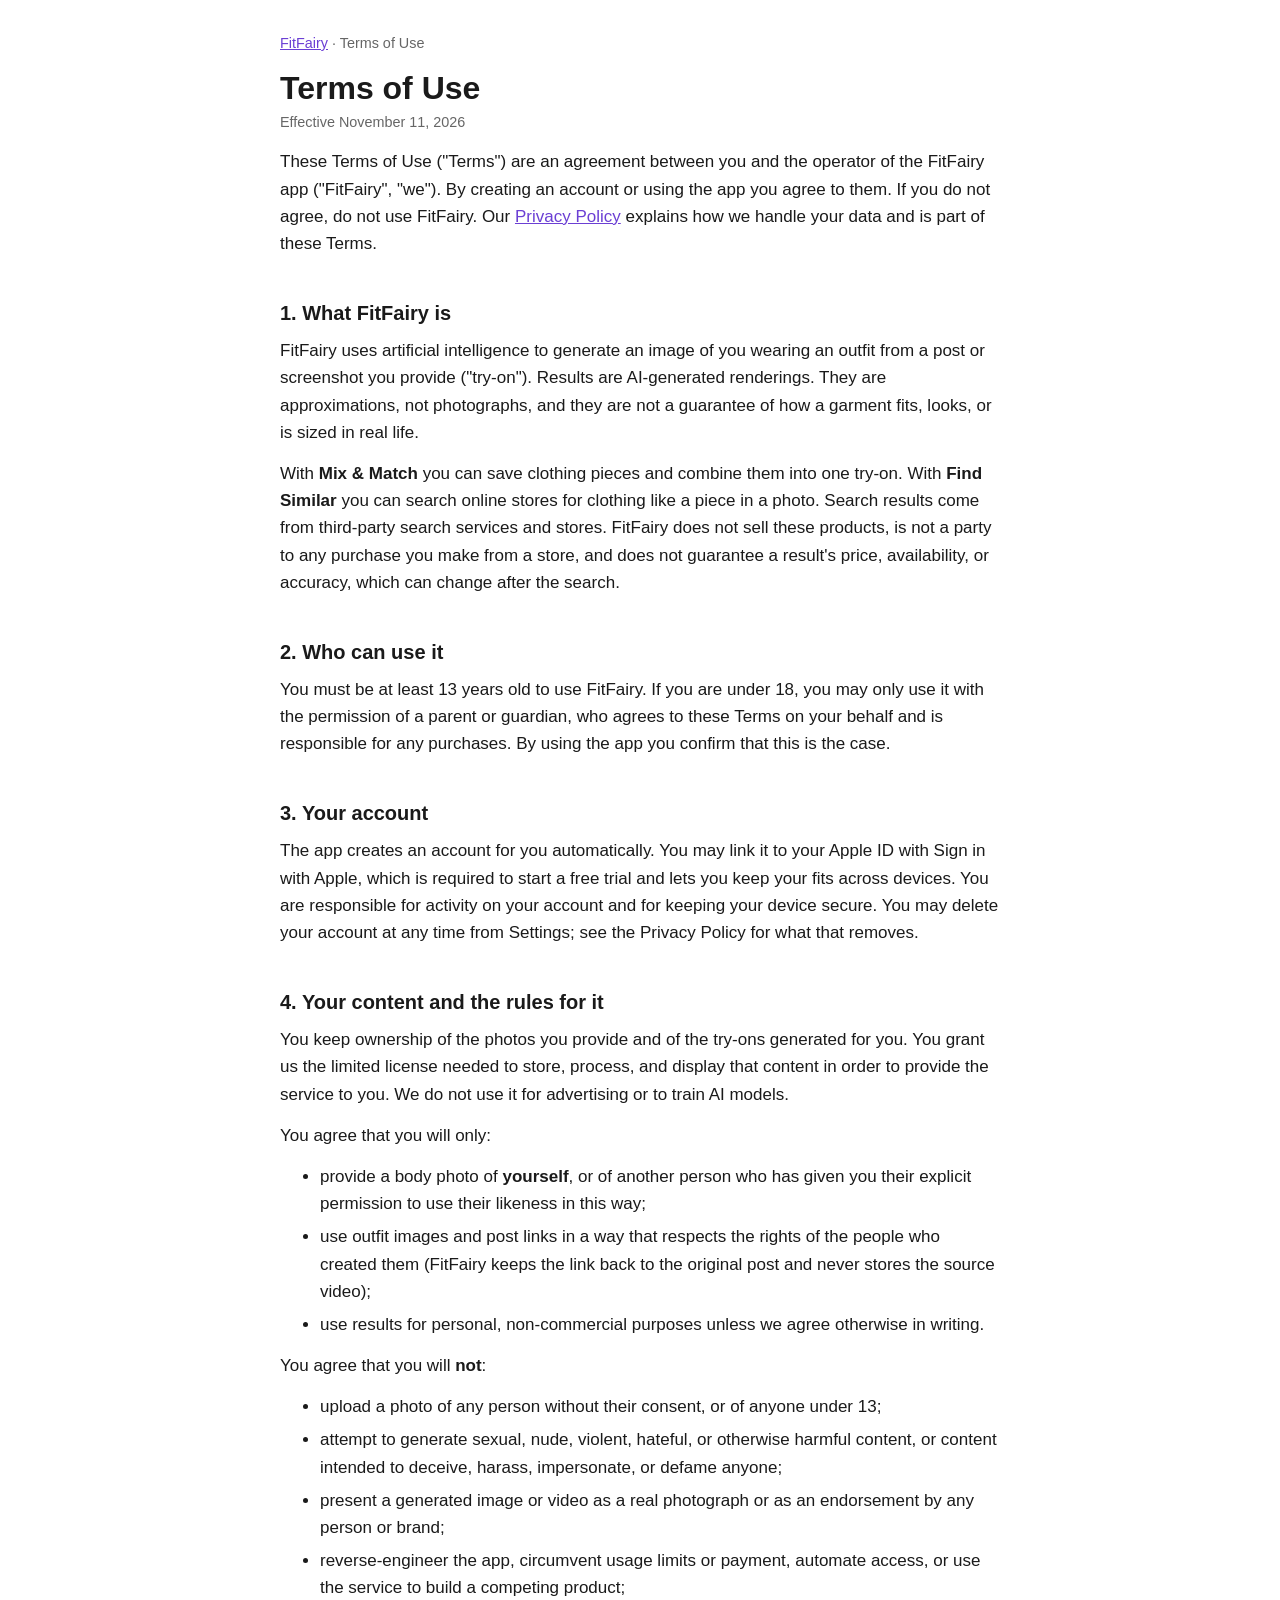
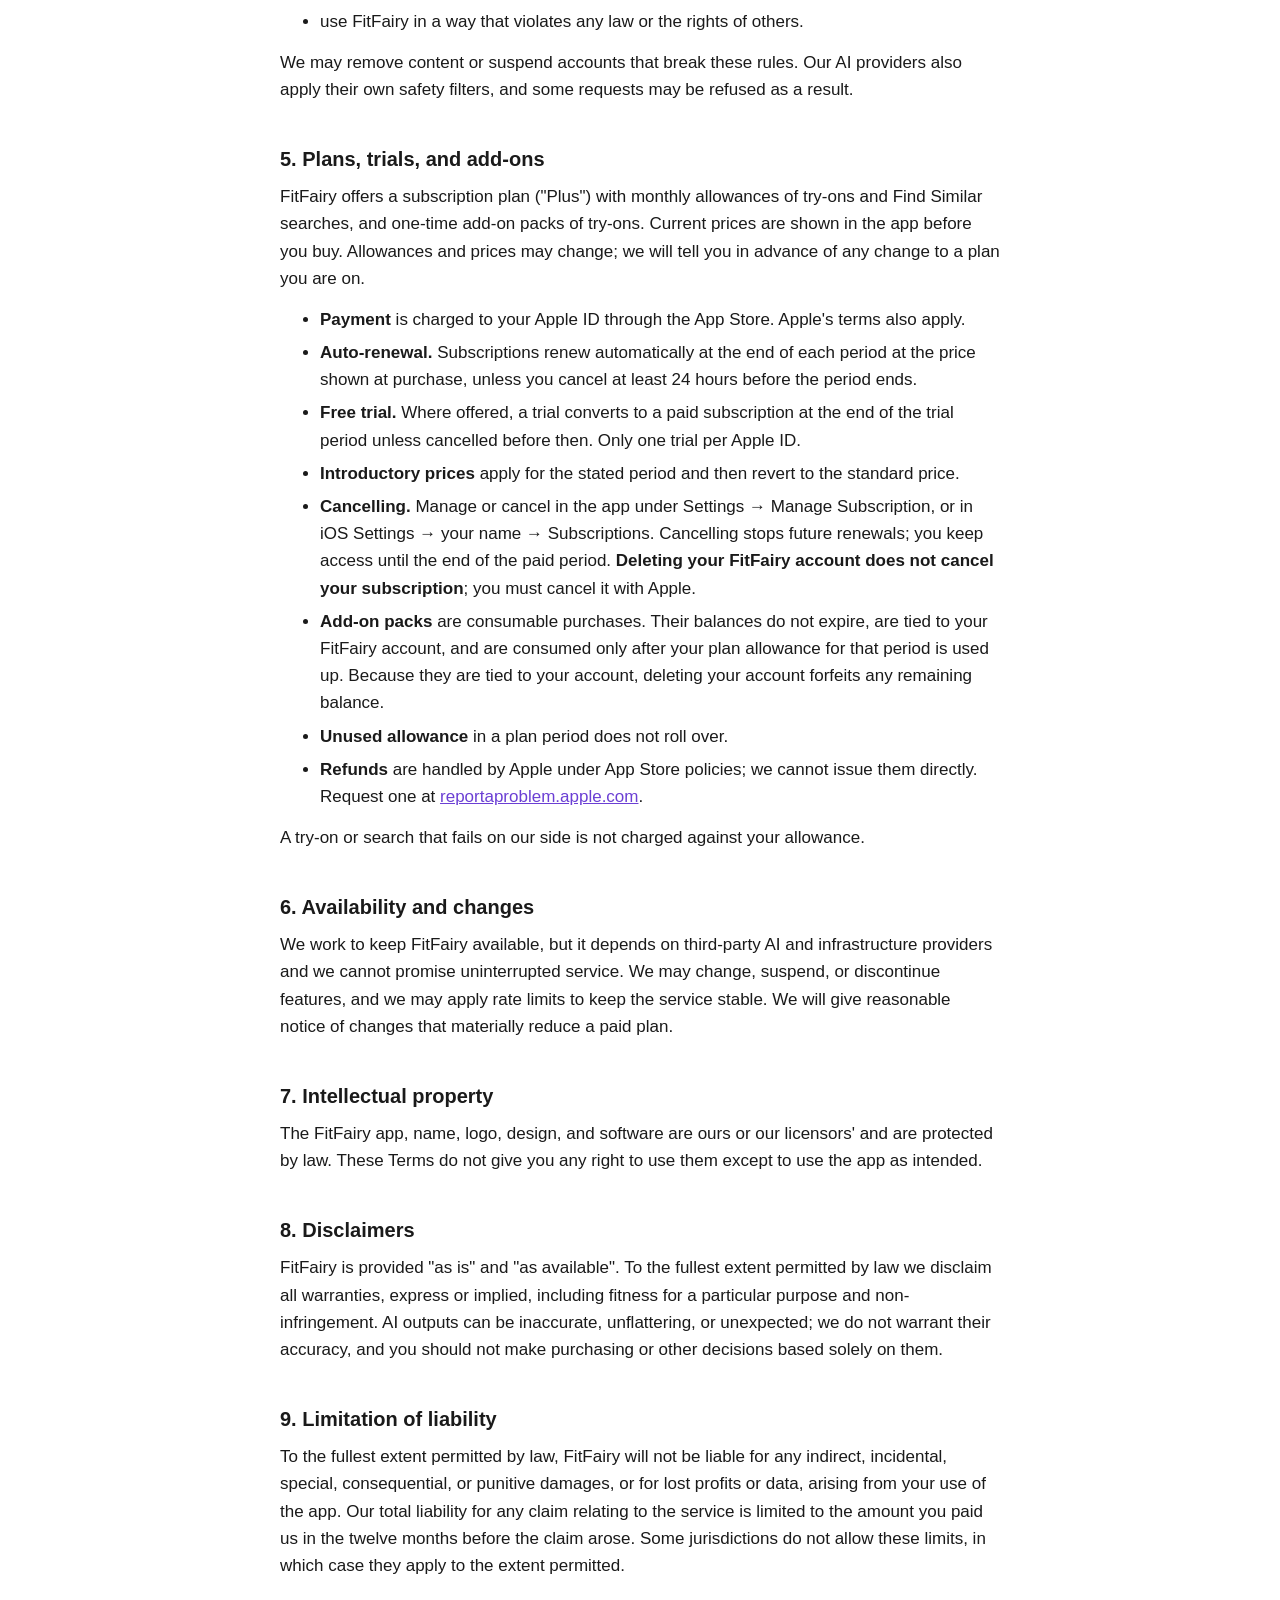
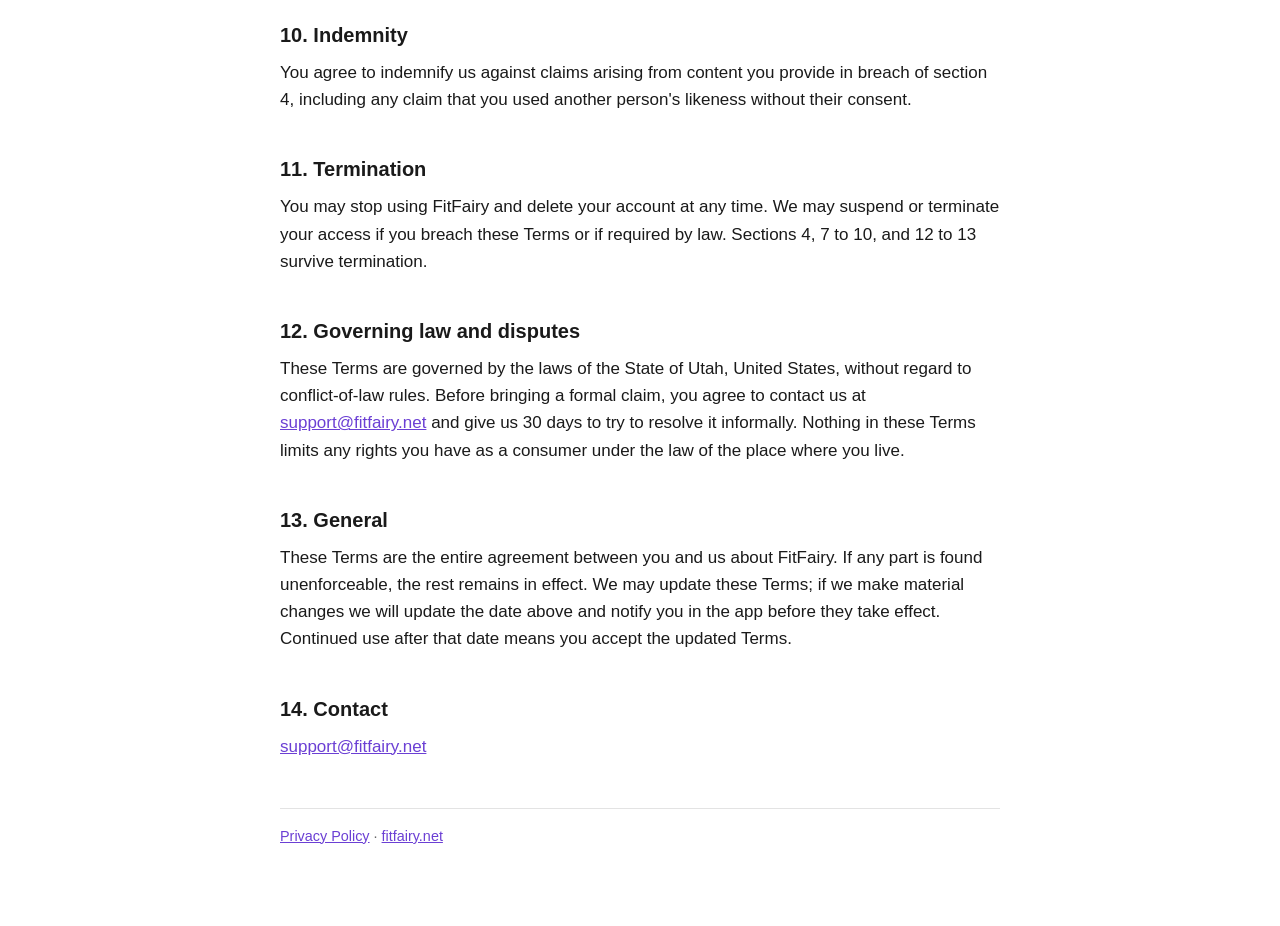
<file: terms.html>
<!doctype html>
<html lang="en">
<head>
<meta charset="utf-8">
<meta name="viewport" content="width=device-width, initial-scale=1">
<title>Terms of Use — FitFairy</title>
<meta name="description" content="The terms that govern your use of the FitFairy app.">
<link rel="stylesheet" href="style.css">
</head>
<body>
<main>
<p class="crumb"><a href="/">FitFairy</a> · Terms of Use</p>
<h1>Terms of Use</h1>
<p class="meta">Effective November 11, 2026</p>

<p>These Terms of Use ("Terms") are an agreement between you and the operator of the FitFairy app
("FitFairy", "we"). By creating an account or using the app you agree to them. If you do not agree,
do not use FitFairy. Our <a href="/privacy">Privacy Policy</a> explains how we handle your data and
is part of these Terms.</p>

<h2>1. What FitFairy is</h2>
<p>FitFairy uses artificial intelligence to generate an image of you wearing an outfit from a post
or screenshot you provide ("try-on"). Results are AI-generated renderings. They are approximations, not photographs, and they
are not a guarantee of how a garment fits, looks, or is sized in real life.</p>
<p>With <strong>Mix &amp; Match</strong> you can save clothing pieces and combine them into one
try-on. With <strong>Find Similar</strong> you can search online stores for clothing like a piece in
a photo. Search results come from third-party search services and stores. FitFairy does not sell
these products, is not a party to any purchase you make from a store, and does not guarantee a
result's price, availability, or accuracy, which can change after the search.</p>

<h2>2. Who can use it</h2>
<p>You must be at least 13 years old to use FitFairy. If you are under 18, you may only use it with
the permission of a parent or guardian, who agrees to these Terms on your behalf and is responsible
for any purchases. By using the app you confirm that this is the case.</p>

<h2>3. Your account</h2>
<p>The app creates an account for you automatically. You may link it to your Apple ID with Sign in
with Apple, which is required to start a free trial and lets you keep your fits across devices. You
are responsible for activity on your account and for keeping your device secure. You may delete
your account at any time from Settings; see the Privacy Policy for what that removes.</p>

<h2>4. Your content and the rules for it</h2>
<p>You keep ownership of the photos you provide and of the try-ons generated for you.
You grant us the limited license needed to store, process, and display that content in order to
provide the service to you. We do not use it for advertising or to train AI models.</p>
<p>You agree that you will only:</p>
<ul>
  <li>provide a body photo of <strong>yourself</strong>, or of another person who has given you their
    explicit permission to use their likeness in this way;</li>
  <li>use outfit images and post links in a way that respects the rights of the people who created
    them (FitFairy keeps the link back to the original post and never stores the source video);</li>
  <li>use results for personal, non-commercial purposes unless we agree otherwise in writing.</li>
</ul>
<p>You agree that you will <strong>not</strong>:</p>
<ul>
  <li>upload a photo of any person without their consent, or of anyone under 13;</li>
  <li>attempt to generate sexual, nude, violent, hateful, or otherwise harmful content, or content
    intended to deceive, harass, impersonate, or defame anyone;</li>
  <li>present a generated image or video as a real photograph or as an endorsement by any person or
    brand;</li>
  <li>reverse-engineer the app, circumvent usage limits or payment, automate access, or use the
    service to build a competing product;</li>
  <li>use FitFairy in a way that violates any law or the rights of others.</li>
</ul>
<p>We may remove content or suspend accounts that break these rules. Our AI providers also apply
their own safety filters, and some requests may be refused as a result.</p>

<h2>5. Plans, trials, and add-ons</h2>
<p>FitFairy offers a subscription plan ("Plus") with monthly allowances of try-ons and Find Similar
searches, and one-time add-on packs of try-ons. Current prices are shown in the app before you buy.
Allowances and prices may change; we will tell you in advance of any change to a plan you are on.</p>
<ul>
  <li><strong>Payment</strong> is charged to your Apple ID through the App Store. Apple's terms
    also apply.</li>
  <li><strong>Auto-renewal.</strong> Subscriptions renew automatically at the end of each period at
    the price shown at purchase, unless you cancel at least 24 hours before the period ends.</li>
  <li><strong>Free trial.</strong> Where offered, a trial converts to a paid subscription at the end
    of the trial period unless cancelled before then. Only one trial per Apple ID.</li>
  <li><strong>Introductory prices</strong> apply for the stated period and then revert to the
    standard price.</li>
  <li><strong>Cancelling.</strong> Manage or cancel in the app under Settings → Manage
    Subscription, or in iOS Settings → your name → Subscriptions. Cancelling stops future renewals;
    you keep access until the end of the paid period. <strong>Deleting your FitFairy account does
    not cancel your subscription</strong>; you must cancel it with Apple.</li>
  <li><strong>Add-on packs</strong> are consumable purchases. Their balances do not expire, are
    tied to your FitFairy account, and are consumed only after your plan allowance for that period
    is used up. Because they are tied to your account, deleting your account forfeits any remaining
    balance.</li>
  <li><strong>Unused allowance</strong> in a plan period does not roll over.</li>
  <li><strong>Refunds</strong> are handled by Apple under App Store policies; we cannot issue them
    directly. Request one at <a href="https://reportaproblem.apple.com">reportaproblem.apple.com</a>.</li>
</ul>
<p>A try-on or search that fails on our side is not charged against your allowance.</p>

<h2>6. Availability and changes</h2>
<p>We work to keep FitFairy available, but it depends on third-party AI and infrastructure
providers and we cannot promise uninterrupted service. We may change, suspend, or discontinue
features, and we may apply rate limits to keep the service stable. We will give reasonable notice
of changes that materially reduce a paid plan.</p>

<h2>7. Intellectual property</h2>
<p>The FitFairy app, name, logo, design, and software are ours or our licensors' and are protected
by law. These Terms do not give you any right to use them except to use the app as intended.</p>

<h2>8. Disclaimers</h2>
<p>FitFairy is provided "as is" and "as available". To the fullest extent permitted by law we
disclaim all warranties, express or implied, including fitness for a particular purpose and
non-infringement. AI outputs can be inaccurate, unflattering, or unexpected; we do not warrant
their accuracy, and you should not make purchasing or other decisions based solely on them.</p>

<h2>9. Limitation of liability</h2>
<p>To the fullest extent permitted by law, FitFairy will not be liable for any indirect, incidental,
special, consequential, or punitive damages, or for lost profits or data, arising from your use of
the app. Our total liability for any claim relating to the service is limited to the amount you
paid us in the twelve months before the claim arose. Some jurisdictions do not allow these limits,
in which case they apply to the extent permitted.</p>

<h2>10. Indemnity</h2>
<p>You agree to indemnify us against claims arising from content you provide in breach of section
4, including any claim that you used another person's likeness without their consent.</p>

<h2>11. Termination</h2>
<p>You may stop using FitFairy and delete your account at any time. We may suspend or terminate
your access if you breach these Terms or if required by law. Sections 4, 7 to 10, and 12 to 13
survive termination.</p>

<h2>12. Governing law and disputes</h2>
<p>These Terms are governed by the laws of the State of Utah, United States, without regard
to conflict-of-law rules. Before bringing a formal claim, you agree to contact us at
<a href="mailto:support@fitfairy.net">support@fitfairy.net</a> and give us 30 days to try to resolve
it informally. Nothing in these Terms limits any rights you have as a consumer under the law of the
place where you live.</p>

<h2>13. General</h2>
<p>These Terms are the entire agreement between you and us about FitFairy. If any part is found
unenforceable, the rest remains in effect. We may update these Terms; if we make material changes we
will update the date above and notify you in the app before they take effect. Continued use after
that date means you accept the updated Terms.</p>

<h2>14. Contact</h2>
<p><a href="mailto:support@fitfairy.net">support@fitfairy.net</a></p>

<p class="foot"><a href="/privacy">Privacy Policy</a> · <a href="/">fitfairy.net</a></p>
</main>
</body>
</html>
</file>
<file: style.css>
/* Shared by all three pages. Deliberately plain: these are legal pages, readability beats brand. */
:root {
  color-scheme: light dark;
  --fg: #1a1a1a;
  --muted: #666;
  --rule: #e3e3e3;
  --link: #6b3fd4;
  --bg: #fff;
}
@media (prefers-color-scheme: dark) {
  :root { --fg: #ececec; --muted: #9a9a9a; --rule: #333; --link: #b79cff; --bg: #111; }
}
html { background: var(--bg); }
body {
  margin: 0;
  color: var(--fg);
  font: 17px/1.6 -apple-system, BlinkMacSystemFont, "Segoe UI", Roboto, Helvetica, Arial, sans-serif;
  -webkit-text-size-adjust: 100%;
}
main { max-width: 720px; margin: 0 auto; padding: 32px 20px 64px; }
h1 { font-size: 2rem; line-height: 1.2; margin: 0 0 4px; }
h2 { font-size: 1.25rem; margin: 40px 0 8px; }
h3 { font-size: 1.05rem; margin: 24px 0 4px; }
p, ul, table { margin: 0 0 14px; }
li { margin-bottom: 6px; }
a { color: var(--link); }
.crumb, .meta, .foot { color: var(--muted); font-size: 0.9rem; }
.foot { margin-top: 48px; padding-top: 16px; border-top: 1px solid var(--rule); }
table { width: 100%; border-collapse: collapse; font-size: 0.95rem; }
th, td { text-align: left; vertical-align: top; padding: 8px 8px 8px 0; border-bottom: 1px solid var(--rule); }
th { color: var(--muted); font-weight: 600; }

/* ==========================================================================
   Landing page (index.html only). Everything below is scoped to body.home so
   the legal pages above are unaffected. Light-only, mobile-first.
   ========================================================================== */
:root:has(body.home) { color-scheme: light; background: #FBFAF7; }

.home {
  --ink: #1C1726;
  --soft: #5E576B;
  --paper: #FBFAF7;
  --lav: #A78BFA;
  --lav-deep: #7C5CE8;
  --lav-pale: #EDE7FF;
  --lav-mid: #DCD0FF;
  --line: #E7E2F2;
  --serif: "New York", ui-serif, "Iowan Old Style", "Palatino Linotype", Georgia, serif;
  --hand: "Bradley Hand", "Segoe Print", "Chalkboard SE", "Comic Sans MS", cursive;
  --r: 22px;
  --shadow: 0 1px 2px rgba(28, 23, 38, 0.05), 0 12px 32px -14px rgba(60, 40, 120, 0.28);
  background: var(--paper);
  color: var(--ink);
  font-size: 17px;
  line-height: 1.55;
  overflow-x: hidden;
}
.home main { max-width: none; padding: 0; margin: 0; }
.home a { color: inherit; }
.home h1, .home h2, .home h3 {
  font-family: var(--serif);
  font-weight: 500;
  letter-spacing: -0.02em;
  margin: 0;
}
.home h1, .home h2 { line-height: 1.04; }
.home h1 em, .home h2 em { font-style: italic; color: var(--lav-deep); }
.home p { margin: 0; }
.home img { display: block; max-width: 100%; }

.shell { max-width: 1140px; margin: 0 auto; padding: 0 20px; position: relative; }

.wordmark {
  font-family: var(--serif);
  font-size: 1.35rem;
  font-weight: 600;
  letter-spacing: -0.02em;
  text-decoration: none;
}
.wordmark span { font-style: italic; color: var(--lav-deep); }

.eyebrow {
  display: inline-block;
  font-size: 0.74rem;
  font-weight: 600;
  letter-spacing: 0.12em;
  text-transform: uppercase;
  color: var(--lav-deep);
  background: var(--lav-pale);
  padding: 6px 12px;
  border-radius: 999px;
  margin-bottom: 18px !important;
}
.lede { color: var(--soft); font-size: 1.1rem; max-width: 34ch; }

.hand { font-family: var(--hand); color: var(--lav-deep); font-size: 1rem; line-height: 1.15; }
.doodle {
  overflow: visible;
  fill: none; stroke: var(--lav-deep); stroke-width: 1.8;
  stroke-linecap: round; stroke-linejoin: round;
}

/* ---------- App Store badge ---------- */
.store-badge {
  display: inline-flex;
  align-items: center;
  gap: 10px;
  background: var(--ink);
  color: #fff;
  border-radius: 14px;
  padding: 10px 20px 10px 16px;
  font-weight: 600;
  font-size: 1.2rem;
  line-height: 1.1;
  text-align: left;
  text-decoration: none;
}
.store-badge svg { width: 26px; height: 26px; flex: none; }
.store-badge small { display: block; font-size: 0.64rem; font-weight: 500; opacity: 0.8; letter-spacing: 0.02em; }
.store-badge--sm { font-size: 0.9rem; padding: 7px 14px 7px 11px; border-radius: 12px; gap: 7px; }
.store-badge--sm svg { width: 18px; height: 18px; }
.store-badge--sm small { font-size: 0.56rem; }

/* ---------- Top bar ---------- */
.topbar { display: flex; align-items: center; justify-content: space-between; gap: 16px; padding-top: 16px; padding-bottom: 16px; }
.topbar__links { display: none; gap: 30px; font-size: 0.92rem; margin-left: auto; }
.topbar__links a { text-decoration: none; color: var(--soft); }
.topbar__links a:hover { color: var(--lav-deep); }

/* ---------- Hero ---------- */
.hero-wrap {
  padding-bottom: 56px;
  background:
    radial-gradient(55% 45% at 88% 10%, var(--lav-pale) 0%, transparent 70%),
    radial-gradient(45% 40% at 0% 55%, #F4EFFF 0%, transparent 70%);
}
.hero-grid { display: grid; gap: 44px; margin-top: 28px; text-align: center; }
.hero-copy { display: flex; flex-direction: column; align-items: center; }
.hero-copy h1 { font-size: clamp(2.9rem, 12vw, 5rem); max-width: 10ch; }
.hero-copy .lede { margin: 20px auto 28px; }

/* Cards used in the hero and examples */
.card {
  background: #fff;
  border: 1px solid var(--line);
  border-radius: 16px;
  padding: 5px;
  box-shadow: var(--shadow);
  min-width: 0;
}
.card__media { position: relative; border-radius: 11px; overflow: hidden; background: var(--lav-pale); }
.card__media img { width: 100%; height: auto; aspect-ratio: 3 / 4; object-fit: cover; }
.card__cap { font-size: 0.62rem; font-weight: 600; margin: 6px 3px 3px; text-align: left; }
.card__lines { display: none; }
.card__heart {
  position: absolute; top: 6px; right: 6px;
  width: 22px; height: 22px; padding: 4px;
  border-radius: 50%; background: rgba(255, 255, 255, 0.9); color: var(--soft);
}
.ai-tag {
  position: absolute; top: 6px; right: 6px;
  min-width: 26px; height: 26px; padding: 0 6px;
  display: grid; place-items: center;
  border-radius: 999px; background: var(--lav); color: #fff;
  font-size: 0.68rem; font-weight: 700; letter-spacing: 0.02em;
  box-shadow: 0 0 0 3px rgba(255, 255, 255, 0.7);
}

/* Hero: outfit + you = result */
.flow {
  position: relative;
  margin: 0;
  display: grid;
  grid-template-columns: minmax(0, 1fr) auto minmax(0, 1fr) auto minmax(0, 1.3fr);
  align-items: center;
  gap: 6px;
  text-align: left;
}
.card--tilt-l { transform: rotate(-4deg); }
.card--result { padding: 5px; box-shadow: 0 2px 4px rgba(28, 23, 38, 0.06), 0 24px 48px -18px rgba(124, 92, 232, 0.55); }
.flow__op {
  width: 24px; height: 24px; border-radius: 50%;
  display: grid; place-items: center;
  background: var(--lav); color: #fff;
  font-size: 1rem; font-weight: 600; line-height: 1;
}
.flow__notes { display: contents; }
.flow__notes .hand { display: flex; align-items: center; gap: 2px; font-size: 0.85rem; white-space: nowrap; }
.flow__notes .doodle { width: 22px; height: 22px; flex: none; }
.n1 { grid-column: 1; justify-content: center; }
.n2 { grid-column: 3; justify-content: center; }
.n3 { grid-column: 5; justify-content: center; }
.doodle--loop { display: none; }

/* ---------- Sections ---------- */
.section { padding: 72px 0; }
.section h2 { font-size: clamp(2.1rem, 8vw, 3.4rem); max-width: 16ch; }
.section--tint { background: var(--lav-pale); border-radius: 32px; margin: 0 10px; }
.section--tint .eyebrow { background: #fff; }

/* How it works */
.doodle--spark { position: absolute; right: 24px; top: -4px; width: 30px; height: 30px; }
.steps { list-style: none; padding: 0; margin: 36px 0 0; display: grid; gap: 14px; }
.step {
  margin: 0;
  position: relative;
  background: #fff;
  border: 1px solid var(--line);
  border-radius: var(--r);
  padding: 24px;
  box-shadow: 0 1px 2px rgba(28, 23, 38, 0.04);
}
.step__num {
  position: absolute; top: 16px; right: 22px;
  font-family: var(--serif); font-style: italic; font-size: 1.8rem;
  color: var(--lav);
}
.step__icon {
  display: block; width: 52px; height: 52px; padding: 11px; margin-bottom: 18px;
  border-radius: 14px; background: var(--lav-pale);
  fill: none; stroke: var(--lav-deep); stroke-width: 2.4; stroke-linecap: round; stroke-linejoin: round;
}
.step h3 { font-size: 1.22rem; line-height: 1.25; padding-right: 24px; }
.step p { color: var(--soft); font-size: 0.95rem; margin-top: 10px; }

/* Examples */
.examples__head { display: flex; align-items: flex-end; justify-content: space-between; gap: 16px; }
.carousel-nav { display: flex; gap: 10px; }
.carousel-nav[hidden] { display: none; }
.carousel-nav button {
  width: 42px; height: 42px; border-radius: 50%;
  border: 0; background: #fff; color: var(--ink);
  font-size: 1.5rem; line-height: 1; cursor: pointer;
  box-shadow: var(--shadow);
}
.carousel-nav button:hover { color: var(--lav-deep); }
.examples {
  display: grid;
  grid-auto-flow: column;
  grid-auto-columns: 86%;
  gap: 16px;
  margin: 32px -20px 0;
  padding: 4px 20px 12px;
  overflow-x: auto;
  scroll-snap-type: x mandatory;
  scroll-padding: 0 20px;
  scrollbar-width: none;
}
.examples::-webkit-scrollbar { display: none; }
.example { margin: 0; scroll-snap-align: start; min-width: 0; }
.example__pair { display: grid; grid-template-columns: repeat(2, minmax(0, 1fr)); gap: 8px; }
.card--flat { box-shadow: 0 1px 2px rgba(28, 23, 38, 0.05), 0 8px 20px -14px rgba(60, 40, 120, 0.3); }
.card--photo { display: flex; }
.card--photo .card__media { flex: 1; }
.card--photo .card__media img { height: 100%; aspect-ratio: auto; }
.example figcaption {
  display: grid; grid-template-columns: repeat(2, minmax(0, 1fr)); gap: 8px;
  margin-top: 12px; text-align: center;
  font-size: 0.78rem; font-weight: 600;
}
.example figcaption span { justify-self: center; padding: 5px 16px; border-radius: 999px; background: rgba(255, 255, 255, 0.75); color: var(--soft); }
.example figcaption .on { background: var(--lav-mid); color: var(--lav-deep); }

/* Final CTA */
.cta { padding: 72px 0 64px; text-align: center; overflow-x: clip; }
.cta__inner { display: flex; flex-wrap: wrap; justify-content: center; align-items: flex-start; }
.cta h2 { flex-basis: 100%; margin: 0 auto; font-size: clamp(2.5rem, 10vw, 4.4rem); max-width: 12ch; }
.cta h2 em { display: block; }
.cta .lede { flex-basis: 100%; margin: 18px auto 28px; max-width: none; }
.polaroid {
  position: relative;
  order: -1;
  width: 118px;
  margin: 0 12px 36px;
  background: #fff;
  padding: 7px 7px 22px;
  border-radius: 6px;
  box-shadow: var(--shadow);
}
.polaroid img { width: 100%; height: auto; aspect-ratio: 3 / 4; object-fit: cover; border-radius: 3px; }
.polaroid--l { transform: rotate(-6deg); }
.polaroid--r { transform: rotate(5deg); margin-top: 14px; }
.polaroid--r::before {
  content: ""; position: absolute; top: -10px; left: 50%;
  width: 54px; height: 20px; transform: translateX(-50%) rotate(-4deg);
  background: rgba(167, 139, 250, 0.45); border-radius: 2px;
}
.polaroid .hand { display: none; }

/* Footer */
.site-foot { border-top: 1px solid var(--line); padding: 32px 0 calc(40px + env(safe-area-inset-bottom)); }
.site-foot .shell { display: flex; flex-direction: column; align-items: center; gap: 14px; text-align: center; }
.site-foot nav { display: flex; flex-wrap: wrap; justify-content: center; gap: 8px 22px; font-size: 0.95rem; }
.site-foot nav a { text-decoration: none; color: var(--soft); }
.site-foot nav a:hover, .site-foot__mail a:hover { color: var(--lav-deep); }
.site-foot__mail { font-size: 0.88rem; color: var(--soft); }
.site-foot__mail a { color: var(--soft); }

.home a:focus-visible, .home button:focus-visible { outline: 2px solid var(--lav-deep); outline-offset: 3px; }

@media (prefers-reduced-motion: no-preference) {
  .card--result { animation: ff-rise 0.7s 0.15s cubic-bezier(.2, .7, .2, 1) both; }
  @keyframes ff-rise { from { opacity: 0; transform: translateY(14px); } to { opacity: 1; transform: none; } }
}

/* ---------- Larger screens ---------- */
@media (min-width: 640px) {
  .card { padding: 8px; border-radius: 20px; }
  .card__media { border-radius: 14px; }
  .card__cap { font-size: 0.78rem; margin: 10px 4px 6px; }
  .card__lines { display: block; height: 7px; width: 78%; margin: 0 4px 6px; border-radius: 4px; background: #EEEAF4; }
  .card__lines::after { content: ""; display: block; width: 60%; height: 7px; margin-top: 12px; border-radius: 4px; background: #F3F0F8; }
  .card__heart { top: 10px; right: 10px; width: 28px; height: 28px; padding: 6px; }
  .ai-tag { top: 10px; right: 10px; min-width: 32px; height: 32px; font-size: 0.78rem; }
  .flow { gap: 12px; }
  .flow__op { width: 34px; height: 34px; font-size: 1.3rem; }
  .flow__notes .hand { font-size: 1.15rem; }
  .flow__notes .doodle { width: 28px; height: 28px; }
  .doodle--loop { display: block; position: absolute; left: 12%; top: -46px; width: 120px; height: 50px; }
  .steps { grid-template-columns: repeat(3, minmax(0, 1fr)); }
  .examples { grid-auto-columns: 46%; }
  .card--flat { padding: 6px; }
}
@media (min-width: 760px) {
  .topbar__links { display: flex; }
}
@media (min-width: 960px) {
  .shell { padding: 0 40px; }
  .topbar { padding-top: 22px; padding-bottom: 22px; }
  .hero-wrap { padding-bottom: 96px; }
  .hero-grid {
    grid-template-columns: minmax(0, 0.8fr) minmax(0, 1.2fr);
    align-items: center;
    gap: 56px;
    margin-top: 56px;
    text-align: left;
  }
  .hero-copy { align-items: flex-start; }
  .hero-copy .lede { margin-left: 0; font-size: 1.22rem; }
  .flow { margin-top: 30px; }
  .section { padding: 104px 0; }
  .section h2 { max-width: 20ch; }
  .section--tint { margin: 0 24px; border-radius: 44px; }
  .examples {
    grid-auto-flow: row;
    grid-template-columns: repeat(3, minmax(0, 1fr));
    margin: 40px 0 0;
    padding: 0;
    overflow: visible;
    gap: 28px;
  }
  .cta { padding: 128px 0 104px; }
  .cta__inner { display: block; }
  .polaroid { position: absolute; margin: 0; width: 180px; padding: 9px 9px 30px; }
  .polaroid--l { left: 60px; top: -10px; }
  .polaroid--r { right: 60px; top: 10px; }
  .polaroid .hand { display: block; position: absolute; font-size: 1.15rem; text-align: left; }
  .polaroid--l .hand { left: -48px; bottom: -46px; transform: rotate(-8deg); }
  .polaroid--r .hand { right: -96px; top: 70px; transform: rotate(-5deg); }
  .site-foot .shell { flex-direction: row; justify-content: space-between; }
  .site-foot__mail { order: 3; }
}
@media (min-width: 1200px) {
  .polaroid--l { left: 20px; }
  .polaroid--r { right: 20px; }
}
</file>
